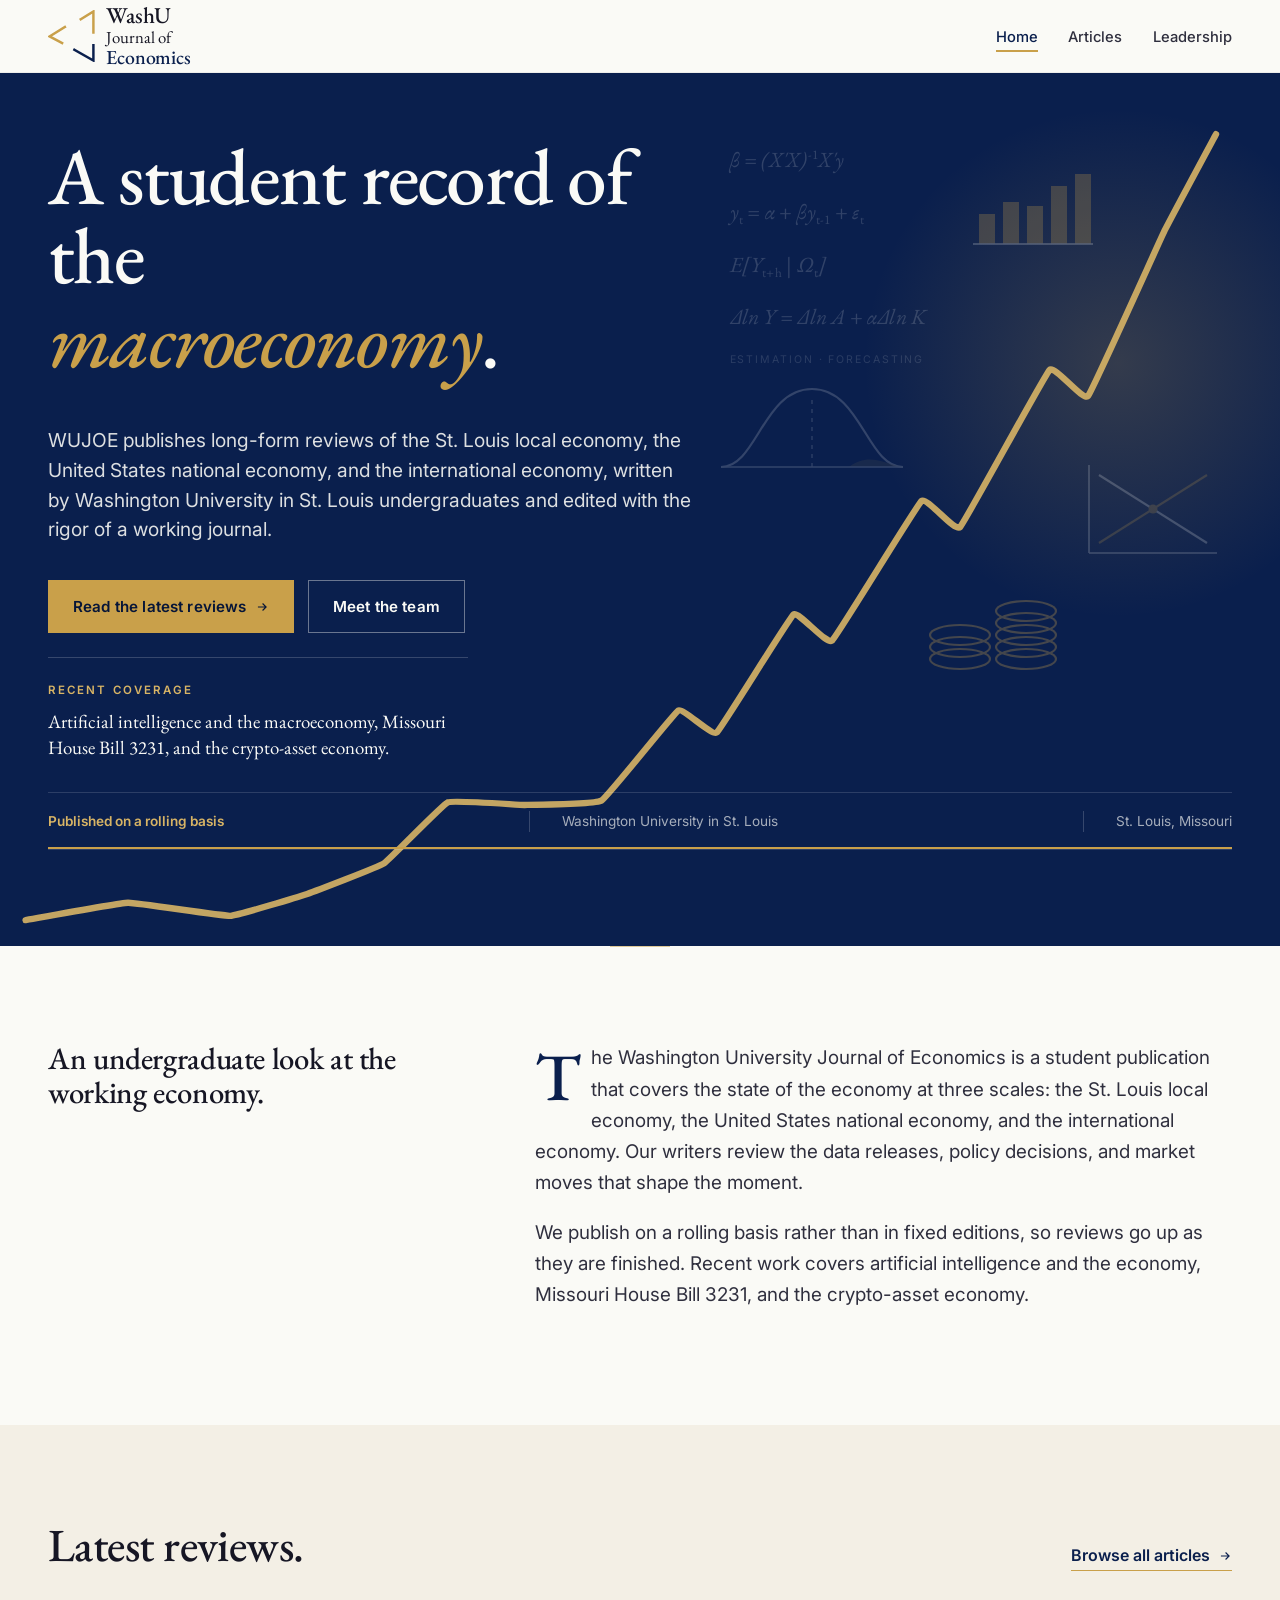
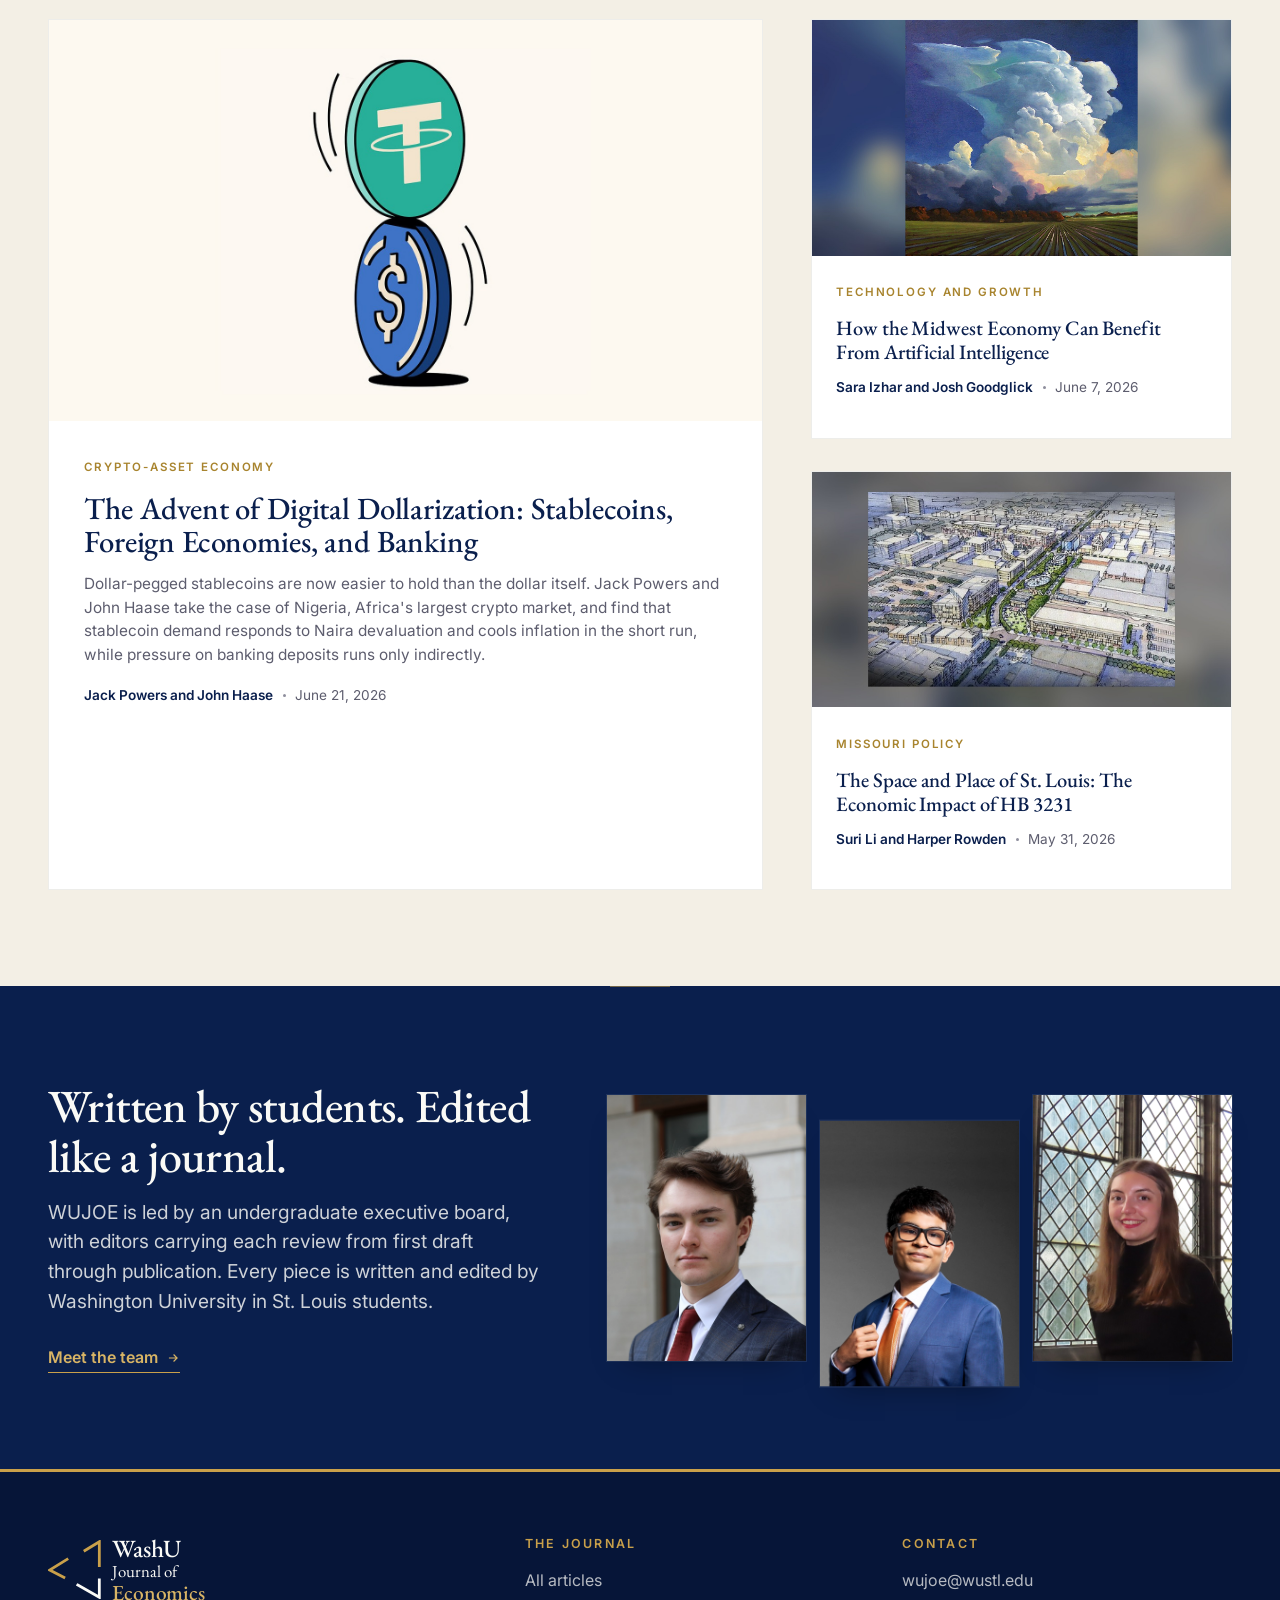
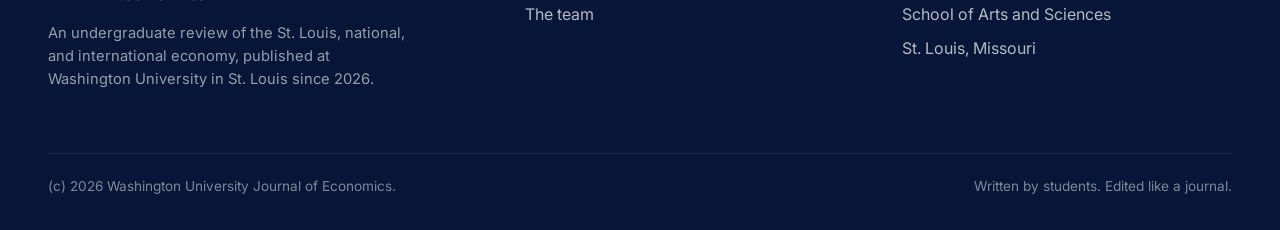
<file: index.html>
<!DOCTYPE html>
<html lang="en">
<head>
  <meta charset="UTF-8" />
  <meta name="viewport" content="width=device-width, initial-scale=1.0" />
  <title>WUJOE - Washington University Journal of Economics</title>
  <meta name="description" content="The Washington University Journal of Economics publishes student-led reviews of the St. Louis local economy, the United States national economy, and the international economy." />
  <!-- Link preview (LinkedIn, Slack, iMessage). After deploying, swap the two
       image paths below for the absolute URL, e.g. https://your-domain/assets/og-cover.png -->
  <meta property="og:type" content="website" />
  <meta property="og:site_name" content="WashU Journal of Economics" />
  <meta property="og:title" content="WUJOE - Washington University Journal of Economics" />
  <meta property="og:description" content="The Washington University Journal of Economics publishes student-led reviews of the St. Louis local economy, the United States national economy, and the international economy." />
  <meta property="og:image" content="assets/og-cover.png" />
  <meta property="og:image:width" content="1200" />
  <meta property="og:image:height" content="630" />
  <meta property="og:image:alt" content="WashU Journal of Economics" />
  <meta name="twitter:card" content="summary_large_image" />
  <meta name="twitter:title" content="WUJOE - Washington University Journal of Economics" />
  <meta name="twitter:description" content="The Washington University Journal of Economics publishes student-led reviews of the St. Louis local economy, the United States national economy, and the international economy." />
  <meta name="twitter:image" content="assets/og-cover.png" />
  <link rel="preconnect" href="https://fonts.googleapis.com" />
  <link rel="preconnect" href="https://fonts.gstatic.com" crossorigin />
  <link href="https://fonts.googleapis.com/css2?family=Caveat:wght@500;600&family=EB+Garamond:ital,wght@0,400;0,500;0,600;1,400;1,500&family=Inter:wght@400;500;600;700&display=swap" rel="stylesheet" />
  <link rel="stylesheet" href="styles.css?v=71347a96" />
  <link rel="icon" type="image/svg+xml" href="assets/logo.svg" />
  <script src="script.js?v=c184b61f" defer></script>
</head>
<body>

  <!-- Entrance animation flag. Inline and JS-only, so the hero is hidden from
       first paint when animating, and renders normally when JS is off. -->
  <script>document.documentElement.classList.add('intro');</script>

  <a class="skip-link" href="#main">Skip to content</a>

  <!-- Scroll progress bar -->
  <div class="scroll-progress" aria-hidden="true"><span></span></div>

  <!-- Navigation -->
  <header class="nav">
    <div class="container nav-inner">
      <a href="index.html" class="brand" aria-label="Washington University Journal of Economics - Home">
        <svg class="brand-marks" viewBox="0 0 571 635" fill="none" aria-hidden="true">
          <g fill="none" stroke-width="30" stroke-linecap="square" stroke-linejoin="miter">
            <path class="mk-gold" d="M205 208 L18 323 L171 403"/>
            <path class="mk-gold" d="M398 113 L553 18 L553 275"/>
            <path class="mk-navy" d="M321 485 L553 617 L553 430"/>
          </g>
        </svg>
        <span class="brand-text">
          <span class="b-washu">WashU</span>
          <span class="b-journal">Journal of</span>
          <span class="b-econ">Economics</span>
        </span>
      </a>
      <nav>
        <ul class="nav-links">
          <li><a href="index.html" class="active" aria-current="page">Home</a></li>
          <li><a href="articles.html">Articles</a></li>
          <li><a href="leadership.html">Leadership</a></li>
        </ul>
      </nav>
      <button class="nav-toggle" aria-label="Menu" aria-expanded="false">
        <svg width="24" height="24" viewBox="0 0 24 24" fill="none" stroke="currentColor" stroke-width="1.8" stroke-linecap="round"><path d="M4 7h16M4 12h16M4 17h16"/></svg>
      </button>
    </div>
  </header>

  <!-- Hero -->
  <section class="hero section-navy" id="main">
    <div class="hero-motifs" aria-hidden="true">
      <span class="hm hm-eq" style="left:57%; top:8%;">&beta; = (X&prime;X)<sup>-1</sup>X&prime;y</span>
      <span class="hm hm-eq" style="left:57%; top:14%;">y<sub>t</sub> = &alpha; + &beta;y<sub>t-1</sub> + &epsilon;<sub>t</sub></span>
      <span class="hm hm-eq" style="left:57%; top:20%;">E[Y<sub>t+h</sub> | &Omega;<sub>t</sub>]</span>
      <span class="hm hm-eq" style="left:57%; top:26%;">&Delta;ln Y = &Delta;ln A + &alpha;&Delta;ln K</span>
      <span class="hm hm-note" style="left:57%; top:32%;">Estimation &middot; Forecasting</span>

      <svg class="hm hm-dist" style="left:56%; top:35%;" viewBox="0 0 190 96" focusable="false">
        <path d="M 4,88 C 40,88 46,10 95,10 C 144,10 150,88 186,88" fill="none" stroke="#fafaf6" stroke-width="2.2"/>
        <path d="M 132,88 C 152,72 170,86 186,88 L 186,88 Z" fill="#c9a04a" opacity="0.45"/>
        <line x1="4" y1="88" x2="186" y2="88" stroke="#fafaf6" stroke-width="1.4"/>
        <line x1="95" y1="88" x2="95" y2="16" stroke="#fafaf6" stroke-width="1.2" stroke-dasharray="4 5"/>
      </svg>

      <svg class="hm hm-bars" style="left:76%; top:10%;" viewBox="0 0 120 90" focusable="false">
        <g fill="#c9a04a">
          <rect x="6"  y="54" width="16" height="30"/>
          <rect x="30" y="42" width="16" height="42"/>
          <rect x="54" y="46" width="16" height="38"/>
          <rect x="78" y="26" width="16" height="58"/>
          <rect x="102" y="14" width="16" height="70"/>
        </g>
        <line x1="0" y1="84" x2="120" y2="84" stroke="#fafaf6" stroke-width="1.6"/>
      </svg>

      <svg class="hm hm-sd" style="left:84%; top:44%;" viewBox="0 0 150 110" focusable="false">
        <line x1="14" y1="8" x2="14" y2="96" stroke="#fafaf6" stroke-width="1.6"/>
        <line x1="14" y1="96" x2="142" y2="96" stroke="#fafaf6" stroke-width="1.6"/>
        <line x1="24" y1="18" x2="132" y2="86" stroke="#fafaf6" stroke-width="2.2"/>
        <line x1="24" y1="86" x2="132" y2="18" stroke="#c9a04a" stroke-width="2.2"/>
        <circle cx="78" cy="52" r="4.5" fill="#c9a04a"/>
      </svg>

      <svg class="hm hm-coins" style="left:72%; top:60%;" viewBox="0 0 150 78" focusable="false">
        <g fill="none" stroke="#c9a04a" stroke-width="2.2">
          <ellipse cx="38" cy="62" rx="30" ry="10"/>
          <ellipse cx="38" cy="50" rx="30" ry="10"/>
          <ellipse cx="38" cy="38" rx="30" ry="10"/>
          <ellipse cx="104" cy="62" rx="30" ry="10"/>
          <ellipse cx="104" cy="50" rx="30" ry="10"/>
          <ellipse cx="104" cy="38" rx="30" ry="10"/>
          <ellipse cx="104" cy="26" rx="30" ry="10"/>
          <ellipse cx="104" cy="14" rx="30" ry="10"/>
        </g>
      </svg>
    </div>

    <div class="hero-trend" aria-hidden="true">
      <svg viewBox="0 0 1200 825" preserveAspectRatio="none" focusable="false">
        <path class="ht-line" d="M 24.0 800.2 C 27.8 799.6 112.3 783.9 120.0 783.8 C 127.7 783.6 209.3 796.5 216.0 796.1 C 222.7 795.8 282.2 777.5 288.0 775.5 C 293.8 773.5 354.7 750.1 360.0 746.6 C 365.3 743.2 414.7 691.1 420.0 688.9 C 425.3 686.7 486.2 691.4 492.0 691.4 C 497.8 691.3 558.2 690.8 564.0 687.2 C 569.8 683.7 631.7 604.8 636.0 602.2 C 640.3 599.7 667.7 626.5 672.0 622.9 C 676.3 619.2 739.7 515.0 744.0 511.5 C 748.3 508.0 775.2 540.5 780.0 536.2 C 784.8 532.0 859.2 408.5 864.0 404.2 C 868.8 400.0 895.2 433.9 900.0 429.0 C 904.8 424.1 979.2 285.4 984.0 280.5 C 988.8 275.6 1015.7 310.5 1020.0 305.2 C 1024.3 300.0 1087.2 158.4 1092.0 148.5 C 1096.8 138.6 1138.1 61.4 1140.0 57.8" fill="none" stroke="#d8b465" stroke-width="6"
              stroke-linecap="round" stroke-linejoin="round"/>
      </svg>
    </div>

    <div class="container hero-inner">
      <div class="reveal">
        <h1 class="hero-title">
          A student record of the<br />
          <span class="gold-accent"><em>macroeconomy</em></span>.
        </h1>
        <p class="hero-lede">
          WUJOE publishes long-form reviews of the St. Louis local economy, the United States national economy, and the international economy, written by Washington University in St. Louis undergraduates and edited with the rigor of a working journal.
        </p>
        <div class="hero-actions">
          <a href="articles.html" class="btn btn-primary">
            Read the latest reviews
            <svg width="14" height="14" viewBox="0 0 24 24" fill="none" stroke="currentColor" stroke-width="2"><path d="M5 12h14M13 6l6 6-6 6"/></svg>
          </a>
          <a href="leadership.html" class="btn btn-ghost">Meet the team</a>
        </div>

        <div class="issue-mini">
          <span class="label">Recent coverage</span>
          <p>Artificial intelligence and the macroeconomy, Missouri House Bill 3231, and the crypto-asset economy.</p>
        </div>
      </div>

    </div>

    <div class="container">
      <div class="volume-strip">
        <div class="volume-strip-inner">
          <span class="vs-item"><strong>Published on a rolling basis</strong></span>
          <span class="vs-item">Washington University in St. Louis</span>
          <span class="vs-item">St. Louis, Missouri</span>
        </div>
      </div>
    </div>
  </section>

  <!-- About / Description -->
  <section class="section">
    <div class="container">
      <div class="about reveal">
        <div class="about-side">
          <h2>An undergraduate look at the working economy.</h2>
        </div>

        <div class="about-body">
          <p>
            The Washington University Journal of Economics is a student publication that covers the state of the economy at three scales: the St. Louis local economy, the United States national economy, and the international economy. Our writers review the data releases, policy decisions, and market moves that shape the moment.
          </p>
          <p>
            We publish on a rolling basis rather than in fixed editions, so reviews go up as they are finished. Recent work covers artificial intelligence and the economy, Missouri House Bill 3231, and the crypto-asset economy.
          </p>
        </div>
      </div>
    </div>
  </section>

  <!-- Featured articles -->
  <section class="section" style="background: var(--paper-warm);" id="featured">
    <div class="container">
      <div class="reveal" style="display: flex; justify-content: space-between; align-items: baseline; gap: 2rem; margin-bottom: var(--gap-6); flex-wrap: wrap;">
        <div>
          <h2 style="max-width: 22ch;">Latest reviews.</h2>
        </div>
        <a href="articles.html" class="btn-link">
          Browse all articles
          <svg width="14" height="14" viewBox="0 0 24 24" fill="none" stroke="currentColor" stroke-width="2"><path d="M5 12h14M13 6l6 6-6 6"/></svg>
        </a>
      </div>

      <div class="featured-grid reveal-stagger">
        <a href="articles/stablecoin-digital-dollarization.html" class="feature-card large">
          <div class="thumb">
            <img src="assets/topics/stablecoin.jpg?v=3f3365f6" alt="Illustration of a Tether stablecoin token balanced on a US dollar coin" loading="lazy" />
          </div>
          <div class="body">
            <span class="tag">Crypto-Asset Economy</span>
            <h3>The Advent of Digital Dollarization: Stablecoins, Foreign Economies, and Banking</h3>
            <p class="excerpt">
              Dollar-pegged stablecoins are now easier to hold than the dollar itself. Jack Powers and John Haase take the case of Nigeria, Africa's largest crypto market, and find that stablecoin demand responds to Naira devaluation and cools inflation in the short run, while pressure on banking deposits runs only indirectly.
            </p>
            <p class="byline">
              <span class="author">Jack Powers and John Haase</span>
              <span class="dot"></span>
              <span>June 21, 2026</span>
            </p>
          </div>
        </a>

        <div class="featured-side-stack">
          <a href="articles/ai-midwestern-markets.html" class="feature-card">
            <div class="thumb">
              <img src="assets/topics/ai-midwest.jpg?v=e0f34d12" alt="Painting of a towering cumulonimbus storm cloud rising over flat Midwestern farmland, with ploughed furrows leading to a distant treeline" loading="lazy" />
            </div>
            <div class="body">
              <span class="tag">Technology and Growth</span>
              <h3>How the Midwest Economy Can Benefit From Artificial Intelligence</h3>
              <p class="byline">
                <span class="author">Sara Izhar and Josh Goodglick</span>
                <span class="dot"></span>
                <span>June 7, 2026</span>
              </p>
            </div>
          </a>

          <!-- TEMPORARILY WITHDRAWN from the site at the authors' request, pending a more thorough revision. The article itself is untouched at articles/stl-school-funding.html. To restore, delete this comment wrapper (search: TEMPORARILY WITHDRAWN).
          <a href="articles/stl-school-funding.html" class="feature-card">
            <div class="thumb">
              <img src="assets/topics/school-funding.jpg?v=7b87e75f" alt="Illustration of a one-room schoolhouse used as a coin bank, with a coin dropping into a slot in its roof" loading="lazy" />
            </div>
            <div class="body">
              <span class="tag">St. Louis Economy</span>
              <h3>Fragmented Governance and School Funding Inequality in St. Louis</h3>
              <p class="byline">
                <span class="author">Oleks Zolochevskyi and Nikki Zheng</span>
                <span class="dot"></span>
                <span>May 17, 2026</span>
              </p>
            </div>
          </a>
          -->

          <a href="articles/hb3231-st-louis.html" class="feature-card">
            <div class="thumb">
              <img src="assets/topics/hb3231.jpg?v=39ce0d1d" alt="Aerial rendering of the Cortex Innovation Community in St. Louis, showing mixed-use blocks, green space and a central boulevard" loading="lazy" />
            </div>
            <div class="body">
              <span class="tag">Missouri Policy</span>
              <h3>The Space and Place of St. Louis: The Economic Impact of HB 3231</h3>
              <p class="byline">
                <span class="author">Suri Li and Harper Rowden</span>
                <span class="dot"></span>
                <span>May 31, 2026</span>
              </p>
            </div>
          </a>
        </div>
      </div>
    </div>
  </section>

  <!-- Leadership preview -->
  <section class="section section-navy">
    <div class="container">
      <div class="leadership-pre reveal">
        <div class="leadership-pre-text">
          <h2>Written by students. Edited like a journal.</h2>
          <p class="lede">
            WUJOE is led by an undergraduate executive board, with editors carrying each review from first draft through publication. Every piece is written and edited by Washington University in St. Louis students.
          </p>
          <a href="leadership.html" class="btn-link">
            Meet the team
            <svg width="14" height="14" viewBox="0 0 24 24" fill="none" stroke="currentColor" stroke-width="2"><path d="M5 12h14M13 6l6 6-6 6"/></svg>
          </a>
        </div>

        <div class="leadership-portrait-stack">
          <div class="p"><img src="assets/team/jack-powers.jpg?v=92bb2d66" alt="Jack Powers" loading="lazy" /></div>
          <div class="p"><img src="assets/team/rishii-parthasarathy.jpg?v=d34db9e6" alt="Rishii Parthasarathy" loading="lazy" /></div>
          <div class="p"><img src="assets/team/brooke-hathhorn.jpg?v=dff53eb7" alt="Brooke Hathhorn" loading="lazy" /></div>
        </div>
      </div>
    </div>
  </section>


  <!-- Footer -->
  <footer class="footer">
    <div class="container">
      <div class="footer-grid">
        <div class="footer-brand">
          <a href="index.html" class="brand">
            <svg class="brand-marks" viewBox="0 0 571 635" fill="none" aria-hidden="true">
              <g fill="none" stroke-width="30" stroke-linecap="square" stroke-linejoin="miter">
                <path class="mk-gold" d="M205 208 L18 323 L171 403"/>
                <path class="mk-gold" d="M398 113 L553 18 L553 275"/>
                <path class="mk-navy" d="M321 485 L553 617 L553 430"/>
              </g>
            </svg>
            <span class="brand-text">
              <span class="b-washu">WashU</span>
              <span class="b-journal">Journal of</span>
              <span class="b-econ">Economics</span>
            </span>
          </a>
          <p>An undergraduate review of the St. Louis, national, and international economy, published at Washington University in St. Louis since 2026.</p>
        </div>
        <div>
          <h4>The Journal</h4>
          <ul>
            <li><a href="articles.html">All articles</a></li>
            <li><a href="leadership.html">The team</a></li>
          </ul>
        </div>
        <div>
          <h4>Contact</h4>
          <ul>
            <li><a href="mailto:wujoe@wustl.edu">wujoe@wustl.edu</a></li>
            <li>School of Arts and Sciences</li>
            <li>St. Louis, Missouri</li>
          </ul>
        </div>
      </div>
      <div class="footer-bottom">
        <span>(c) 2026 Washington University Journal of Economics.</span>
        <span>Written by students. Edited like a journal.</span>
      </div>
    </div>
  </footer>

</body>
</html>
</file>
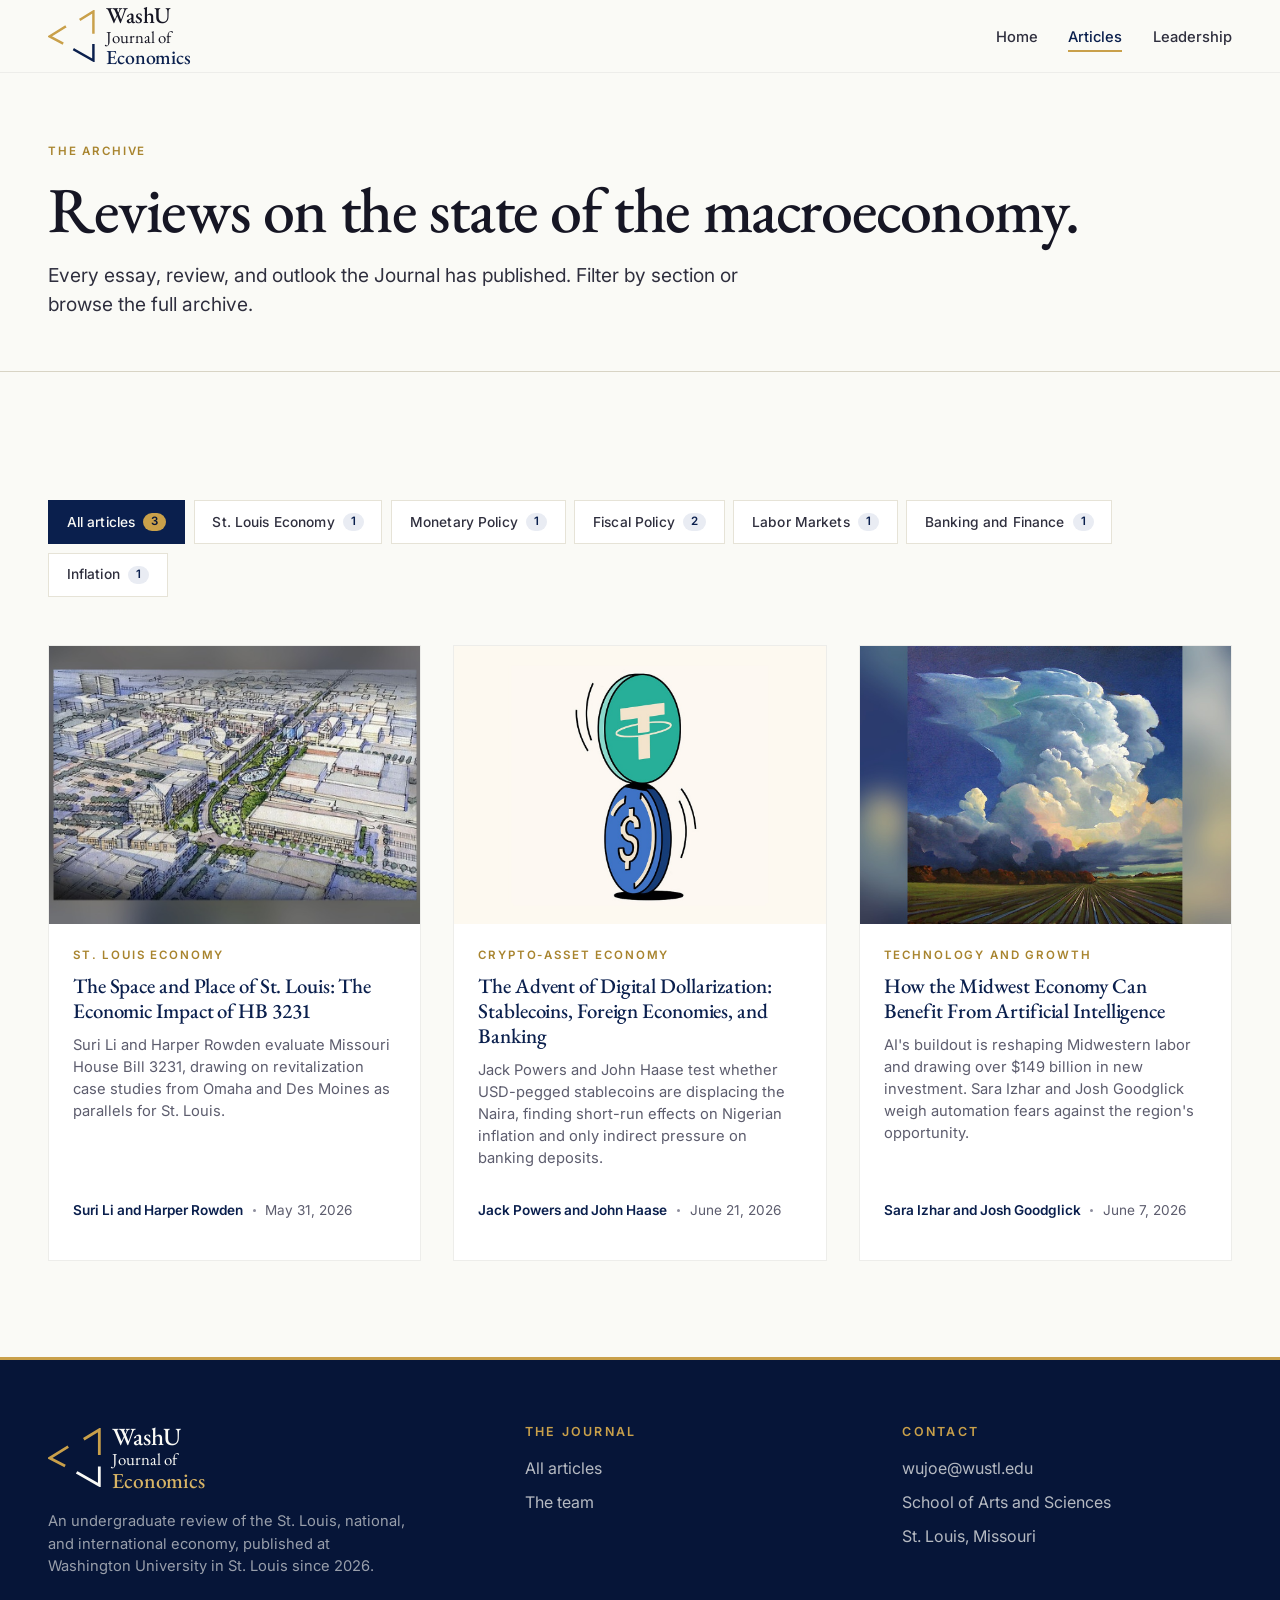
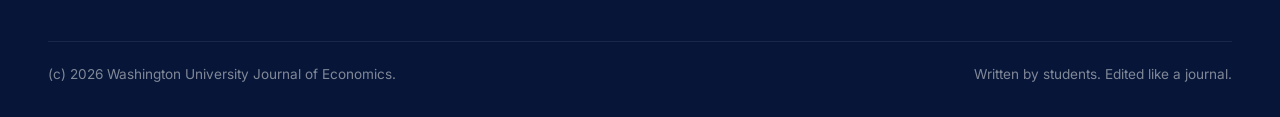
<file: articles.html>
<!DOCTYPE html>
<html lang="en">
<head>
  <meta charset="UTF-8" />
  <meta name="viewport" content="width=device-width, initial-scale=1.0" />
  <title>Articles - WUJOE</title>
  <meta name="description" content="Browse reviews and essays from the Washington University Journal of Economics, covering the St. Louis economy, fiscal and monetary policy, labor markets, and banking." />
  <!-- Link preview (LinkedIn, Slack, iMessage). After deploying, swap the two
       image paths below for the absolute URL, e.g. https://your-domain/assets/og-cover.png -->
  <meta property="og:type" content="website" />
  <meta property="og:site_name" content="WashU Journal of Economics" />
  <meta property="og:title" content="Articles - WUJOE" />
  <meta property="og:description" content="Browse reviews and essays from the Washington University Journal of Economics, covering the St. Louis economy, fiscal and monetary policy, labor markets, and banking." />
  <meta property="og:image" content="assets/og-cover.png" />
  <meta property="og:image:width" content="1200" />
  <meta property="og:image:height" content="630" />
  <meta property="og:image:alt" content="WashU Journal of Economics" />
  <meta name="twitter:card" content="summary_large_image" />
  <meta name="twitter:title" content="Articles - WUJOE" />
  <meta name="twitter:description" content="Browse reviews and essays from the Washington University Journal of Economics, covering the St. Louis economy, fiscal and monetary policy, labor markets, and banking." />
  <meta name="twitter:image" content="assets/og-cover.png" />
  <link rel="preconnect" href="https://fonts.googleapis.com" />
  <link rel="preconnect" href="https://fonts.gstatic.com" crossorigin />
  <link href="https://fonts.googleapis.com/css2?family=EB+Garamond:ital,wght@0,400;0,500;0,600;1,400;1,500&family=Inter:wght@400;500;600;700&display=swap" rel="stylesheet" />
  <link rel="stylesheet" href="styles.css?v=71347a96" />
  <link rel="icon" type="image/svg+xml" href="assets/logo.svg" />
  <script src="script.js?v=c184b61f" defer></script>
</head>
<body>

  <a class="skip-link" href="#main">Skip to content</a>

  <!-- Scroll progress bar -->
  <div class="scroll-progress" aria-hidden="true"><span></span></div>

  <!-- Navigation -->
  <header class="nav">
    <div class="container nav-inner">
      <a href="index.html" class="brand" aria-label="Washington University Journal of Economics - Home">
        <svg class="brand-marks" viewBox="0 0 571 635" fill="none" aria-hidden="true">
          <g fill="none" stroke-width="30" stroke-linecap="square" stroke-linejoin="miter">
            <path class="mk-gold" d="M205 208 L18 323 L171 403"/>
            <path class="mk-gold" d="M398 113 L553 18 L553 275"/>
            <path class="mk-navy" d="M321 485 L553 617 L553 430"/>
          </g>
        </svg>
        <span class="brand-text">
          <span class="b-washu">WashU</span>
          <span class="b-journal">Journal of</span>
          <span class="b-econ">Economics</span>
        </span>
      </a>
      <nav>
        <ul class="nav-links">
          <li><a href="index.html">Home</a></li>
          <li><a href="articles.html" class="active" aria-current="page">Articles</a></li>
          <li><a href="leadership.html">Leadership</a></li>
        </ul>
      </nav>
      <button class="nav-toggle" aria-label="Menu" aria-expanded="false">
        <svg width="24" height="24" viewBox="0 0 24 24" fill="none" stroke="currentColor" stroke-width="1.8" stroke-linecap="round"><path d="M4 7h16M4 12h16M4 17h16"/></svg>
      </button>
    </div>
  </header>

  <!-- Page header -->
  <section class="page-header" id="main">
    <div class="container">
      <span class="eyebrow">The Archive</span>
      <h1 style="margin-top: 0.85rem;">Reviews on the state of the macroeconomy.</h1>
      <p class="lede">
        Every essay, review, and outlook the Journal has published. Filter by section or browse the full archive.
      </p>
    </div>
  </section>

  <section class="section">
    <div class="container">
      <div class="filters reveal">
        <button class="filter-pill active" data-filter="all">All articles</button>
        <button class="filter-pill" data-filter="stlouis">St. Louis Economy</button>
        <button class="filter-pill" data-filter="monetary">Monetary Policy</button>
        <button class="filter-pill" data-filter="fiscal">Fiscal Policy</button>
        <button class="filter-pill" data-filter="labor">Labor Markets</button>
        <button class="filter-pill" data-filter="banking">Banking and Finance</button>
        <button class="filter-pill" data-filter="inflation">Inflation</button>
      </div>

      <div class="gallery reveal-stagger">

        <a href="articles/hb3231-st-louis.html" class="article-card" data-categories="stlouis,fiscal">
          <div class="thumb">
            <img src="assets/topics/hb3231.jpg?v=39ce0d1d" alt="Aerial rendering of the Cortex Innovation Community in St. Louis, showing mixed-use blocks, green space and a central boulevard" loading="lazy" />
          </div>
          <div class="body">
            <span class="tag">St. Louis Economy</span>
            <h3>The Space and Place of St. Louis: The Economic Impact of HB 3231</h3>
            <p class="excerpt">Suri Li and Harper Rowden evaluate Missouri House Bill 3231, drawing on revitalization case studies from Omaha and Des Moines as parallels for St. Louis.</p>
            <p class="byline">
              <span class="author">Suri Li and Harper Rowden</span>
              <span class="dot"></span>
              <span>May 31, 2026</span>
            </p>
          </div>
        </a>

        <!-- TEMPORARILY WITHDRAWN from the site at the authors' request, pending a more thorough revision. The article itself is untouched at articles/stl-school-funding.html. To restore, delete this comment wrapper (search: TEMPORARILY WITHDRAWN).
        <a href="articles/stl-school-funding.html" class="article-card" data-categories="stlouis,fiscal">
          <div class="thumb">
            <img src="assets/topics/school-funding.jpg?v=7b87e75f" alt="Illustration of a one-room schoolhouse used as a coin bank, with a coin dropping into a slot in its roof" loading="lazy" />
          </div>
          <div class="body">
            <span class="tag">St. Louis Economy</span>
            <h3>Fragmented Governance and School Funding Inequality in St. Louis</h3>
            <p class="excerpt">Governmental fragmentation, racial segregation, and unequal local, state, and federal funding leave St. Louis districts deeply unequal—and a merger alone would not close the gap.</p>
            <p class="byline">
              <span class="author">Oleks Zolochevskyi and Nikki Zheng</span>
              <span class="dot"></span>
              <span>May 17, 2026</span>
            </p>
          </div>
        </a>
        -->

        <a href="articles/stablecoin-digital-dollarization.html" class="article-card" data-categories="monetary,banking,inflation">
          <div class="thumb">
            <img src="assets/topics/stablecoin.jpg?v=3f3365f6" alt="Illustration of a Tether stablecoin token balanced on a US dollar coin" loading="lazy" />
          </div>
          <div class="body">
            <span class="tag">Crypto-Asset Economy</span>
            <h3>The Advent of Digital Dollarization: Stablecoins, Foreign Economies, and Banking</h3>
            <p class="excerpt">Jack Powers and John Haase test whether USD-pegged stablecoins are displacing the Naira, finding short-run effects on Nigerian inflation and only indirect pressure on banking deposits.</p>
            <p class="byline">
              <span class="author">Jack Powers and John Haase</span>
              <span class="dot"></span>
              <span>June 21, 2026</span>
            </p>
          </div>
        </a>

        <a href="articles/ai-midwestern-markets.html" class="article-card" data-categories="labor,fiscal">
          <div class="thumb">
            <img src="assets/topics/ai-midwest.jpg?v=e0f34d12" alt="Painting of a towering cumulonimbus storm cloud rising over flat Midwestern farmland, with ploughed furrows leading to a distant treeline" loading="lazy" />
          </div>
          <div class="body">
            <span class="tag">Technology and Growth</span>
            <h3>How the Midwest Economy Can Benefit From Artificial Intelligence</h3>
            <p class="excerpt">AI's buildout is reshaping Midwestern labor and drawing over $149 billion in new investment. Sara Izhar and Josh Goodglick weigh automation fears against the region's opportunity.</p>
            <p class="byline">
              <span class="author">Sara Izhar and Josh Goodglick</span>
              <span class="dot"></span>
              <span>June 7, 2026</span>
            </p>
          </div>
        </a>










      </div>
    </div>
  </section>


  <!-- Footer -->
  <footer class="footer">
    <div class="container">
      <div class="footer-grid">
        <div class="footer-brand">
          <a href="index.html" class="brand">
            <svg class="brand-marks" viewBox="0 0 571 635" fill="none" aria-hidden="true">
              <g fill="none" stroke-width="30" stroke-linecap="square" stroke-linejoin="miter">
                <path class="mk-gold" d="M205 208 L18 323 L171 403"/>
                <path class="mk-gold" d="M398 113 L553 18 L553 275"/>
                <path class="mk-navy" d="M321 485 L553 617 L553 430"/>
              </g>
            </svg>
            <span class="brand-text">
              <span class="b-washu">WashU</span>
              <span class="b-journal">Journal of</span>
              <span class="b-econ">Economics</span>
            </span>
          </a>
          <p>An undergraduate review of the St. Louis, national, and international economy, published at Washington University in St. Louis since 2026.</p>
        </div>
        <div>
          <h4>The Journal</h4>
          <ul>
            <li><a href="articles.html">All articles</a></li>
            <li><a href="leadership.html">The team</a></li>
          </ul>
        </div>
        <div>
          <h4>Contact</h4>
          <ul>
            <li><a href="mailto:wujoe@wustl.edu">wujoe@wustl.edu</a></li>
            <li>School of Arts and Sciences</li>
            <li>St. Louis, Missouri</li>
          </ul>
        </div>
      </div>
      <div class="footer-bottom">
        <span>(c) 2026 Washington University Journal of Economics.</span>
        <span>Written by students. Edited like a journal.</span>
      </div>
    </div>
  </footer>

</body>
</html>
</file>
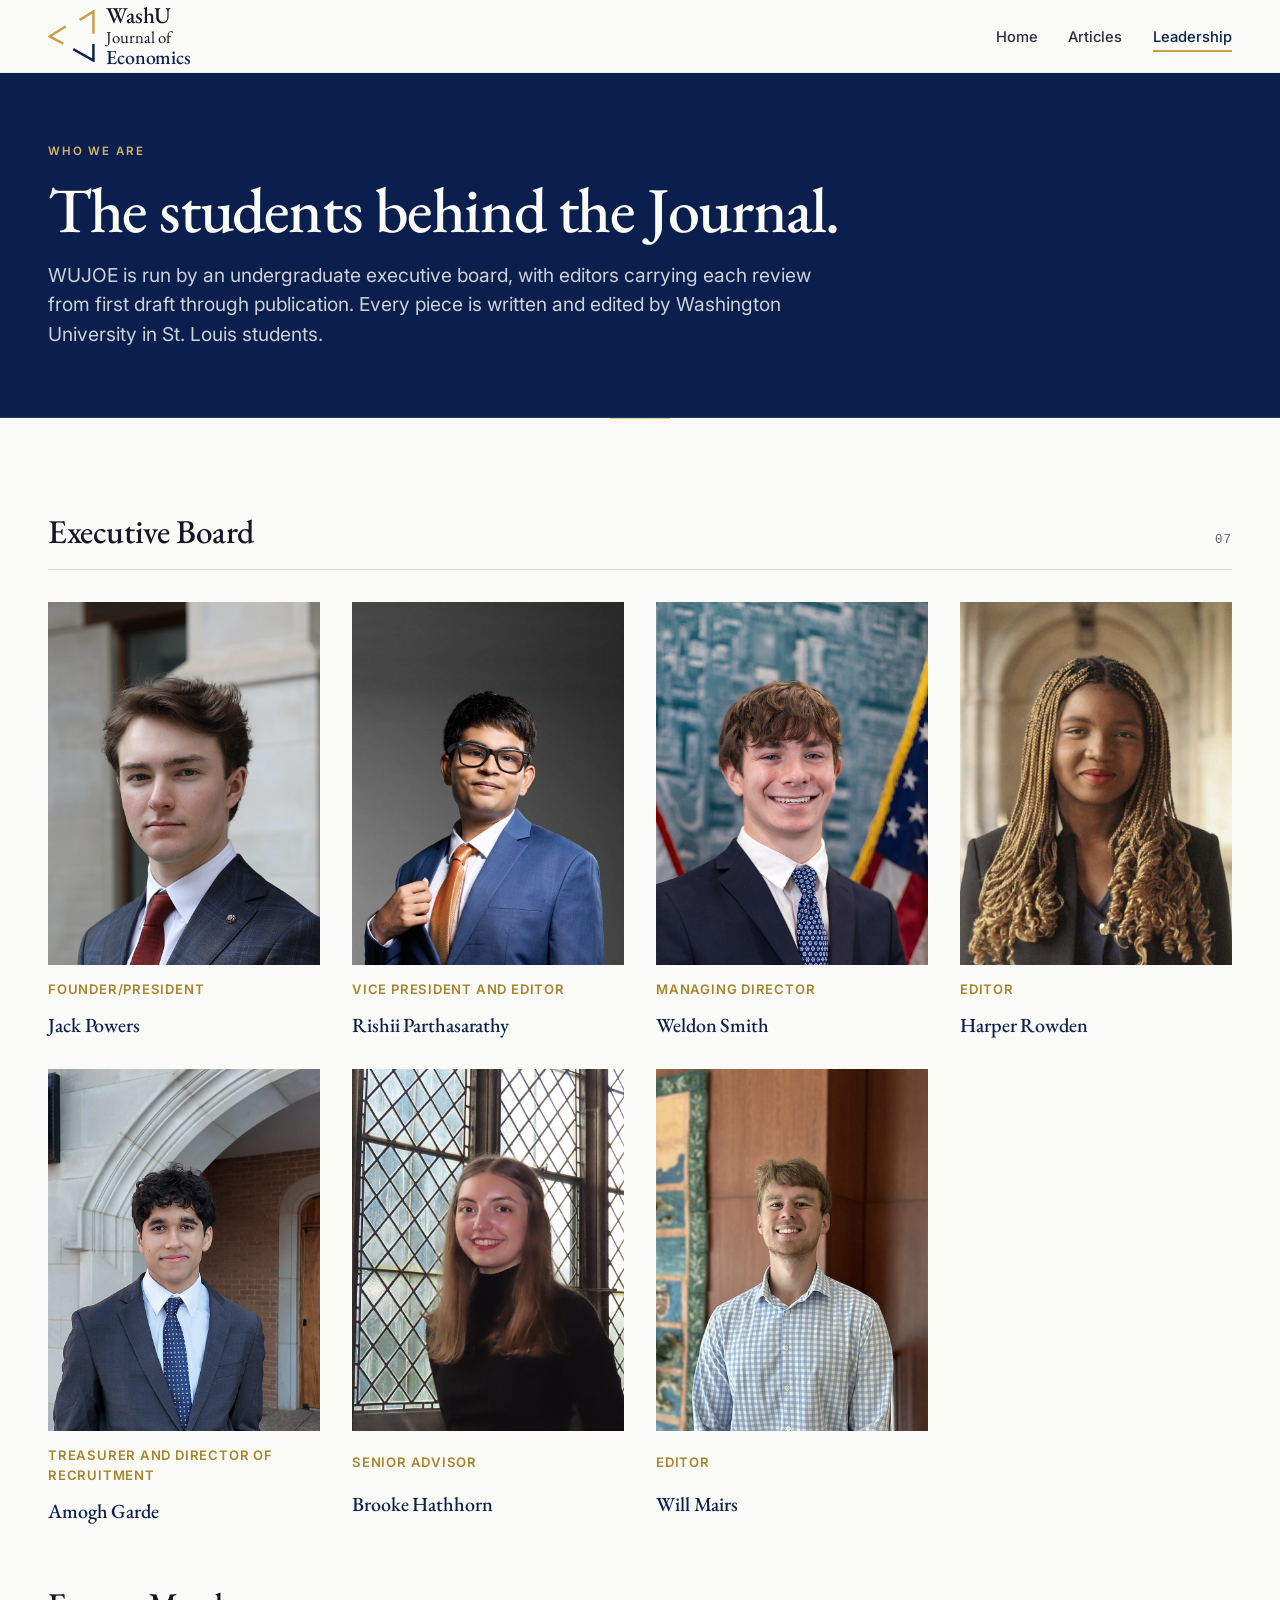
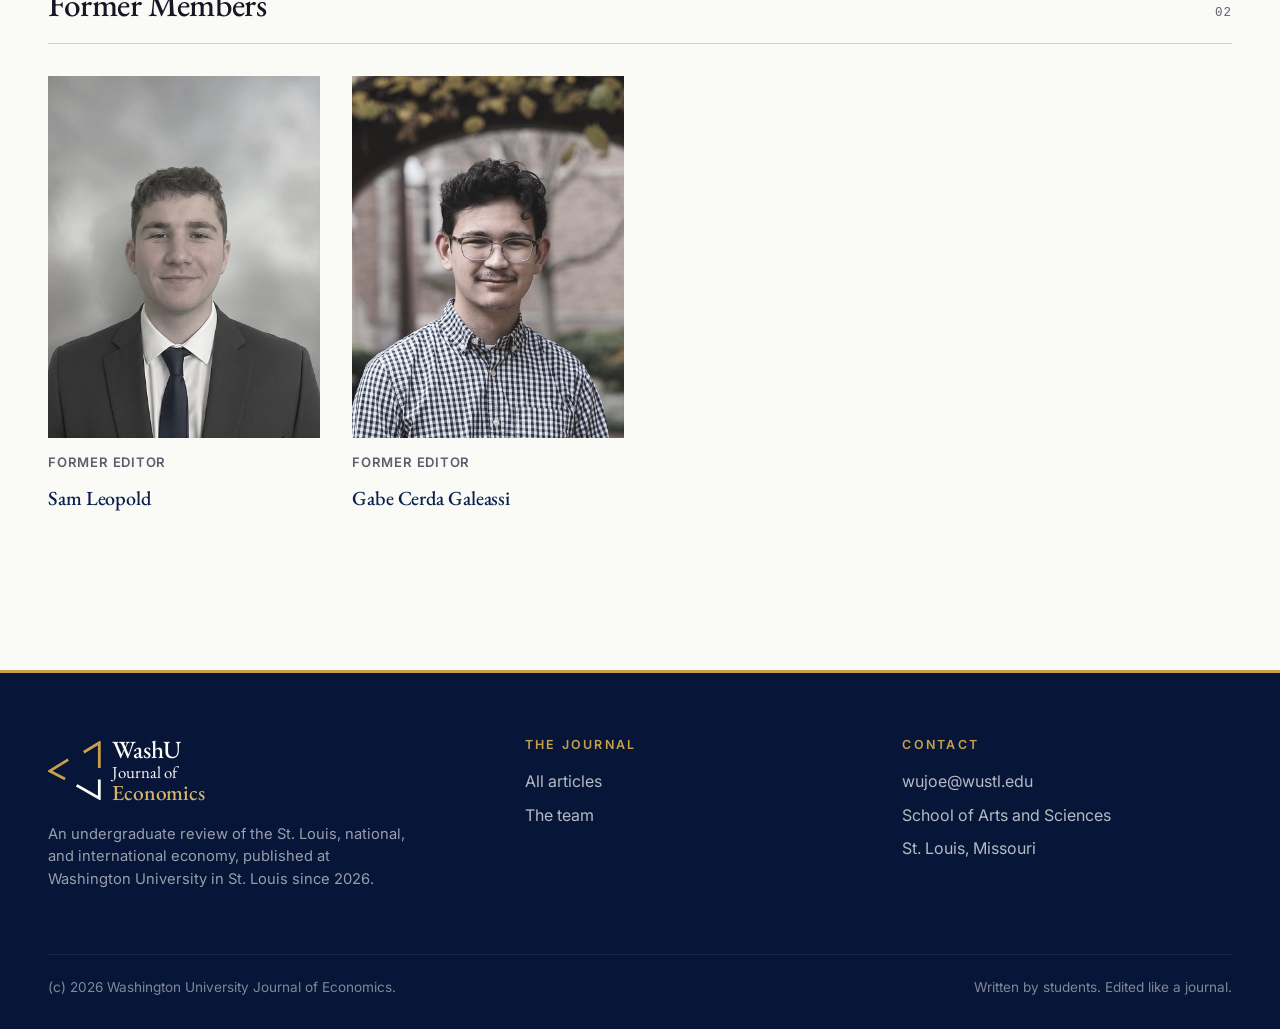
<file: leadership.html>
<!DOCTYPE html>
<html lang="en">
<head>
  <meta charset="UTF-8" />
  <meta name="viewport" content="width=device-width, initial-scale=1.0" />
  <title>Leadership - WUJOE</title>
  <meta name="description" content="The editorial board, section editors, and contributing writers of the Washington University Journal of Economics." />
  <!-- Link preview (LinkedIn, Slack, iMessage). After deploying, swap the two
       image paths below for the absolute URL, e.g. https://your-domain/assets/og-cover.png -->
  <meta property="og:type" content="website" />
  <meta property="og:site_name" content="WashU Journal of Economics" />
  <meta property="og:title" content="Leadership - WUJOE" />
  <meta property="og:description" content="The editorial board, section editors, and contributing writers of the Washington University Journal of Economics." />
  <meta property="og:image" content="assets/og-cover.png" />
  <meta property="og:image:width" content="1200" />
  <meta property="og:image:height" content="630" />
  <meta property="og:image:alt" content="WashU Journal of Economics" />
  <meta name="twitter:card" content="summary_large_image" />
  <meta name="twitter:title" content="Leadership - WUJOE" />
  <meta name="twitter:description" content="The editorial board, section editors, and contributing writers of the Washington University Journal of Economics." />
  <meta name="twitter:image" content="assets/og-cover.png" />
  <link rel="preconnect" href="https://fonts.googleapis.com" />
  <link rel="preconnect" href="https://fonts.gstatic.com" crossorigin />
  <link href="https://fonts.googleapis.com/css2?family=EB+Garamond:ital,wght@0,400;0,500;0,600;1,400;1,500&family=Inter:wght@400;500;600;700&display=swap" rel="stylesheet" />
  <link rel="stylesheet" href="styles.css?v=71347a96" />
  <link rel="icon" type="image/svg+xml" href="assets/logo.svg" />
  <script src="script.js?v=c184b61f" defer></script>
</head>
<body>

  <a class="skip-link" href="#main">Skip to content</a>

  <!-- Scroll progress bar -->
  <div class="scroll-progress" aria-hidden="true"><span></span></div>

  <!-- Navigation -->
  <header class="nav">
    <div class="container nav-inner">
      <a href="index.html" class="brand" aria-label="Washington University Journal of Economics - Home">
        <svg class="brand-marks" viewBox="0 0 571 635" fill="none" aria-hidden="true">
          <g fill="none" stroke-width="30" stroke-linecap="square" stroke-linejoin="miter">
            <path class="mk-gold" d="M205 208 L18 323 L171 403"/>
            <path class="mk-gold" d="M398 113 L553 18 L553 275"/>
            <path class="mk-navy" d="M321 485 L553 617 L553 430"/>
          </g>
        </svg>
        <span class="brand-text">
          <span class="b-washu">WashU</span>
          <span class="b-journal">Journal of</span>
          <span class="b-econ">Economics</span>
        </span>
      </a>
      <nav>
        <ul class="nav-links">
          <li><a href="index.html">Home</a></li>
          <li><a href="articles.html">Articles</a></li>
          <li><a href="leadership.html" class="active" aria-current="page">Leadership</a></li>
        </ul>
      </nav>
      <button class="nav-toggle" aria-label="Menu" aria-expanded="false">
        <svg width="24" height="24" viewBox="0 0 24 24" fill="none" stroke="currentColor" stroke-width="1.8" stroke-linecap="round"><path d="M4 7h16M4 12h16M4 17h16"/></svg>
      </button>
    </div>
  </header>

  <!-- Page header -->
  <section class="page-header section-navy" id="main">
    <div class="container">
      <span class="eyebrow">Who We Are</span>
      <h1 style="margin-top: 0.85rem;">The students behind the Journal.</h1>
      <p class="lede">
        WUJOE is run by an undergraduate executive board, with editors carrying each review from first draft through publication. Every piece is written and edited by Washington University in St. Louis students.
      </p>
    </div>
  </section>

  <section class="section">
    <div class="container">

      <!-- Executive Board -->
      <div class="tier reveal">
        <div class="tier-head">
          <h2>Executive Board</h2>
          <span class="count">07</span>
        </div>

        <div class="people-grid fixed-4 reveal-stagger">
          <div class="person">
            <div class="person-portrait">
              <img src="assets/team/jack-powers.jpg?v=92bb2d66" alt="Jack Powers" loading="lazy" />
            </div>
            <span class="role">Founder/President</span>
            <h3>Jack Powers</h3>
          </div>

          <div class="person">
            <div class="person-portrait">
              <img src="assets/team/rishii-parthasarathy.jpg?v=d34db9e6" alt="Rishii Parthasarathy" loading="lazy" />
            </div>
            <span class="role">Vice President and Editor</span>
            <h3>Rishii Parthasarathy</h3>
          </div>

          <div class="person">
            <div class="person-portrait">
              <img src="assets/team/weldon-smith.jpg?v=5ead1afb" alt="Weldon Smith" loading="lazy" />
            </div>
            <span class="role">Managing Director</span>
            <h3>Weldon Smith</h3>
          </div>

          <div class="person">
            <div class="person-portrait">
              <img src="assets/team/harper-rowden.jpg?v=112a60c9" alt="Harper Rowden" loading="lazy" />
            </div>
            <span class="role">Editor</span>
            <h3>Harper Rowden</h3>
          </div>

          <div class="person">
            <div class="person-portrait">
              <img src="assets/team/amogh-garde.jpg?v=1ef89c5b" alt="Amogh Garde" loading="lazy" />
            </div>
            <span class="role">Treasurer and Director of Recruitment</span>
            <h3>Amogh Garde</h3>
          </div>

          <div class="person">
            <div class="person-portrait">
              <img src="assets/team/brooke-hathhorn.jpg?v=dff53eb7" alt="Brooke Hathhorn" loading="lazy" />
            </div>
            <span class="role">Senior Advisor</span>
            <h3>Brooke Hathhorn</h3>
          </div>

          <div class="person">
            <div class="person-portrait">
              <img src="assets/team/will-mairs.jpg?v=5ad7e603" alt="Will Mairs" loading="lazy" />
            </div>
            <span class="role">Editor</span>
            <h3>Will Mairs</h3>
          </div>
        </div>
      </div>

      <!-- Former Members -->
      <div class="tier reveal tier-former">
        <div class="tier-head">
          <h2>Former Members</h2>
          <span class="count">02</span>
        </div>

        <div class="people-grid fixed-4 reveal-stagger">
          <div class="person">
            <div class="person-portrait">
              <img src="assets/team/sam-leopold.jpg?v=7d934b08" alt="Sam Leopold" loading="lazy" />
            </div>
            <span class="role">Former Editor</span>
            <h3>Sam Leopold</h3>
          </div>

          <div class="person">
            <div class="person-portrait">
              <img src="assets/team/gabe-cerda-galeassi.jpg?v=7878e486" alt="Gabe Cerda Galeassi" loading="lazy" />
            </div>
            <span class="role">Former Editor</span>
            <h3>Gabe Cerda Galeassi</h3>
          </div>
        </div>
      </div>

    </div>
  </section>

  <!-- Footer -->
  <footer class="footer">
    <div class="container">
      <div class="footer-grid">
        <div class="footer-brand">
          <a href="index.html" class="brand">
            <svg class="brand-marks" viewBox="0 0 571 635" fill="none" aria-hidden="true">
              <g fill="none" stroke-width="30" stroke-linecap="square" stroke-linejoin="miter">
                <path class="mk-gold" d="M205 208 L18 323 L171 403"/>
                <path class="mk-gold" d="M398 113 L553 18 L553 275"/>
                <path class="mk-navy" d="M321 485 L553 617 L553 430"/>
              </g>
            </svg>
            <span class="brand-text">
              <span class="b-washu">WashU</span>
              <span class="b-journal">Journal of</span>
              <span class="b-econ">Economics</span>
            </span>
          </a>
          <p>An undergraduate review of the St. Louis, national, and international economy, published at Washington University in St. Louis since 2026.</p>
        </div>
        <div>
          <h4>The Journal</h4>
          <ul>
            <li><a href="articles.html">All articles</a></li>
            <li><a href="leadership.html">The team</a></li>
          </ul>
        </div>
        <div>
          <h4>Contact</h4>
          <ul>
            <li><a href="mailto:wujoe@wustl.edu">wujoe@wustl.edu</a></li>
            <li>School of Arts and Sciences</li>
            <li>St. Louis, Missouri</li>
          </ul>
        </div>
      </div>
      <div class="footer-bottom">
        <span>(c) 2026 Washington University Journal of Economics.</span>
        <span>Written by students. Edited like a journal.</span>
      </div>
    </div>
  </footer>

</body>
</html>
</file>
<file: styles.css>
/* WUJOE - Washington University Journal of Economics
   Editorial / academic publication site.
   Tokens, typography, layout primitives, and component styles. */

/* ---------- Design Tokens ---------- */
:root {
  /* Brand palette: navy + gold + paper white (locked from logo) */
  --navy:        #0a1f4d;
  --navy-deep:   #061538;
  --navy-soft:   #1a2f5e;
  --navy-mist:   #e9ecf3;

  --gold:        #c9a04a;
  --gold-soft:   #d8b465;
  --gold-deep:   #a8842e;
  --gold-mist:   #f6efde;

  --paper:       #fafaf6;
  --paper-warm:  #f3efe5;
  --white:       #ffffff;

  --ink:         #161624;
  --ink-soft:    #2f2f3e;
  --mute:        #5d5d6e;
  --mute-soft:   #8e8e9d;

  --border:      #e6e3d7;
  --border-soft: #ededea;
  --hairline:    #d8d4c5;

  /* Type */
  --font-display: "EB Garamond", "Times New Roman", Georgia, serif;
  --font-body:    "Inter", -apple-system, BlinkMacSystemFont, "Segoe UI", system-ui, sans-serif;
  --font-mono:    "JetBrains Mono", ui-monospace, "SF Mono", Menlo, monospace;

  /* Rhythm */
  --gap-1: 0.5rem;
  --gap-2: 1rem;
  --gap-3: 1.5rem;
  --gap-4: 2rem;
  --gap-6: 3rem;
  --gap-8: 4rem;
  --gap-12: 6rem;
  --gap-16: 8rem;

  --max-w: 1320px;
  --max-w-narrow: 980px;
  --max-w-read: 720px;

  --ease-out: cubic-bezier(0.16, 1, 0.3, 1);
}

/* ---------- Reset / Base ---------- */
*, *::before, *::after { box-sizing: border-box; }
html { scroll-behavior: smooth; }
body {
  margin: 0;
  font-family: var(--font-body);
  font-size: 16px;
  line-height: 1.55;
  color: var(--ink);
  background: var(--paper);
  -webkit-font-smoothing: antialiased;
  -moz-osx-font-smoothing: grayscale;
  text-rendering: optimizeLegibility;
}
img, svg { display: block; max-width: 100%; height: auto; }
a { color: inherit; text-decoration: none; }
button { font: inherit; cursor: pointer; }

::selection { background: var(--navy); color: var(--paper); }

/* ---------- Typography ---------- */
.display, h1, h2, h3, h4 {
  font-family: var(--font-display);
  font-weight: 500;
  color: var(--ink);
  letter-spacing: -0.005em;
  line-height: 1.08;
  margin: 0;
}
h1 { font-size: clamp(2.6rem, 5.4vw, 4.8rem); letter-spacing: -0.018em; }
h2 { font-size: clamp(2rem, 3.6vw, 3.2rem); letter-spacing: -0.012em; }
h3 { font-size: clamp(1.4rem, 2vw, 1.85rem); line-height: 1.2; }
h4 { font-size: 1.2rem; line-height: 1.3; }

p { margin: 0 0 1em; }
.lede { font-size: 1.2rem; line-height: 1.55; color: var(--ink-soft); }

.eyebrow {
  font-family: var(--font-body);
  font-size: 0.72rem;
  font-weight: 600;
  letter-spacing: 0.16em;
  text-transform: uppercase;
  color: var(--gold-deep);
}

/* ---------- Layout ---------- */
.container {
  width: 100%;
  max-width: var(--max-w);
  margin: 0 auto;
  padding: 0 clamp(1.25rem, 4vw, 3rem);
}
.section { padding: var(--gap-12) 0; }
.section-tight { padding: var(--gap-8) 0; }

/* ---------- Navigation ---------- */
.nav {
  position: sticky;
  top: 0;
  z-index: 30;
  background: rgba(250, 250, 246, 0.92);
  backdrop-filter: saturate(140%) blur(10px);
  -webkit-backdrop-filter: saturate(140%) blur(10px);
  border-bottom: 1px solid var(--border-soft);
}
.nav-inner {
  display: flex;
  align-items: center;
  justify-content: space-between;
  height: 72px;
  gap: var(--gap-4);
}
.brand {
  display: inline-flex;
  align-items: center;
  gap: 0.7rem;
  color: var(--navy);
  text-decoration: none;
}
.brand-marks {
  width: 47px;
  height: 52px;
  flex: 0 0 47px;
  display: block;
}
.brand-marks .mk-gold { stroke: var(--gold); }
.brand-marks .mk-navy { stroke: var(--navy); }
.brand-text {
  display: flex;
  flex-direction: column;
  line-height: 1;
  font-family: var(--font-display);
  color: inherit;
}
.brand-text .b-washu {
  font-size: 1.42rem;
  font-weight: 500;
  color: var(--ink);
  letter-spacing: -0.008em;
  line-height: 1;
}
.brand-text .b-journal {
  font-size: 1.05rem;
  font-weight: 400;
  color: var(--ink);
  padding-top: 0.12rem;
  line-height: 1;
}
.brand-text .b-econ {
  font-size: 1.24rem;
  font-weight: 500;
  color: var(--navy);
  padding-top: 0.12rem;
  letter-spacing: -0.008em;
  line-height: 1;
}
/* On dark grounds the navy half of the mark and wordmark would vanish */
.footer .brand { color: var(--paper); }
.footer .brand-marks { width: 53px; height: 59px; flex-basis: 53px; }
.footer .brand-marks .mk-navy { stroke: var(--paper); }
.footer .brand-text .b-washu { font-size: 1.55rem; }
.footer .brand-text .b-journal,
.footer .brand-text .b-washu { color: var(--paper); }
.footer .brand-text .b-econ { font-size: 1.34rem; color: var(--gold-soft); }
/* Legacy compat: hide old brand-mark img if present */
.brand-mark { display: none; }
.brand-name {
  position: absolute;
  width: 1px; height: 1px;
  margin: -1px; padding: 0;
  overflow: hidden;
  clip: rect(0, 0, 0, 0);
  white-space: nowrap;
  border: 0;
}

.nav-links {
  display: flex;
  align-items: center;
  gap: clamp(1rem, 2.4vw, 2.4rem);
  list-style: none;
  padding: 0; margin: 0;
}
.nav-links a {
  font-size: 0.92rem;
  font-weight: 500;
  color: var(--ink-soft);
  position: relative;
  transition: color 0.2s var(--ease-out);
}
.nav-links a::after {
  content: "";
  position: absolute;
  left: 0; right: 0; bottom: -6px;
  height: 2px;
  background: var(--gold);
  transform: scaleX(0);
  transform-origin: left;
  transition: transform 0.32s var(--ease-out);
}
.nav-links a:hover { color: var(--navy); }
.nav-links a:hover::after { transform: scaleX(1); }
.nav-links a.active { color: var(--navy); }
.nav-links a.active::after { transform: scaleX(1); }

.nav-toggle { display: none; background: transparent; border: 0; padding: 0.5rem; color: var(--navy); }

/* ---------- Buttons ---------- */
.btn {
  display: inline-flex;
  align-items: center;
  justify-content: center;
  gap: 0.55rem;
  font-family: var(--font-body);
  font-size: 0.95rem;
  font-weight: 600;
  padding: 0.85rem 1.5rem;
  letter-spacing: 0.01em;
  border: 1px solid transparent;
  transition: all 0.22s var(--ease-out);
  white-space: nowrap;
}
.btn-primary {
  background: var(--navy);
  color: var(--paper);
  border-color: var(--navy);
}
.btn-primary:hover { background: var(--navy-deep); border-color: var(--navy-deep); transform: translateY(-1px); }
.btn-primary:active { transform: translateY(0); }

.btn-ghost {
  background: transparent;
  color: var(--navy);
  border-color: var(--navy);
}
.btn-ghost:hover { background: var(--navy); color: var(--paper); }

.btn-gold {
  background: var(--gold);
  color: var(--navy-deep);
  border-color: var(--gold);
}
.btn-gold:hover { background: var(--gold-soft); border-color: var(--gold-soft); transform: translateY(-1px); }

.btn-link {
  display: inline-flex;
  align-items: center;
  gap: 0.5rem;
  font-weight: 600;
  color: var(--navy);
  padding-bottom: 2px;
  border-bottom: 1px solid var(--gold);
  transition: gap 0.22s var(--ease-out), color 0.22s;
}
.btn-link:hover { gap: 0.85rem; color: var(--navy-deep); }
.btn-link svg { transition: transform 0.22s var(--ease-out); }
.btn-link:hover svg { transform: translateX(2px); }

/* ---------- Hero ---------- */
.hero { position: relative; padding: var(--gap-12) 0 var(--gap-8); overflow: hidden; }
.hero::before {
  content: "";
  position: absolute;
  top: 0; right: -10%;
  width: 580px; height: 580px;
  background: radial-gradient(circle at center, rgba(201, 160, 74, 0.16), transparent 62%);
  pointer-events: none;
  z-index: 0;
}
.hero-inner {
  position: relative;
  display: grid;
  grid-template-columns: minmax(0, 1.35fr) minmax(0, 1fr);
  gap: var(--gap-8);
  align-items: end;
  z-index: 1;
}
.hero-title {
  font-size: clamp(2.8rem, 6.2vw, 5.6rem);
  line-height: 1;
  letter-spacing: -0.022em;
}
.hero-title em {
  font-style: italic;
  color: var(--navy);
  line-height: 1.1;
  padding-bottom: 0.18em;
  display: inline-block;
}
.hero-title .gold-accent { color: var(--gold-deep); font-style: italic; }
.hero-title .gold-accent em { color: inherit; }
.hero-lede { max-width: 56ch; margin-top: 1.8rem; font-size: 1.2rem; color: var(--ink-soft); }
.hero-actions { display: flex; gap: 0.85rem; margin-top: 2.2rem; flex-wrap: wrap; }

.hero-meta {
  border-top: 1px solid var(--hairline);
  padding-top: 1.4rem;
  display: grid;
  gap: 1.3rem;
}
.hero-meta .item { display: grid; gap: 0.3rem; }
.hero-meta .label { font-size: 0.72rem; letter-spacing: 0.18em; text-transform: uppercase; color: var(--mute); font-weight: 600; }
.hero-meta .value { font-family: var(--font-display); font-size: 1.4rem; color: var(--navy); line-height: 1.15; }
.hero-meta .desc { font-size: 0.92rem; color: var(--mute); max-width: 32ch; }

/* ---------- Polaroid (hero right column) ---------- */
/* ---------- Hero economics motifs ----------
   Real notation and marks, set as HTML/standalone SVG rather than inside the
   stretched sweep-line SVG, so nothing distorts. Decorative only (aria-hidden)
   and behind the copy. Same safety rule as everywhere on this page: the base
   style is the finished state, hidden only inside the keyframes. */
.hero-motifs { position: absolute; inset: 0; z-index: 0; pointer-events: none; }
.hm { position: absolute; display: block; }
.hm-eq {
  font-family: var(--font-display);
  font-style: italic;
  font-size: 1.35rem;
  letter-spacing: 0.01em;
  color: var(--paper);
  opacity: 0.16;
  white-space: nowrap;
}
.hm-eq sub, .hm-eq sup { font-size: 0.62em; font-style: normal; }
.hm-note {
  font-family: var(--font-body);
  font-size: 0.66rem;
  letter-spacing: 0.18em;
  text-transform: uppercase;
  color: var(--paper);
  opacity: 0.13;
  white-space: nowrap;
}
.hm-dist  { width: 190px; opacity: 0.17; }
.hm-bars  { width: 120px; opacity: 0.26; }
.hm-sd    { width: 150px; opacity: 0.2; }
.hm-coins { width: 150px; opacity: 0.3; }

@media (max-width: 1180px) {
  .hm-coins, .hm-bars, .hm-sd { display: none; }
  /* the curve keeps a fixed px width, so it eats a bigger share of a
     narrow hero and drifts into the trend line -- shrink it instead */
  .hm-dist { width: 150px; }
}
@media (max-width: 960px)  { .hero-motifs { display: none; } }

/* ---------- Hero trend line ----------
   A single gold line sweeping the full navy hero, nothing behind it. It sits
   under the content (.hero-inner is z-index 1) and never intercepts clicks.
   Pure CSS on an inline SVG — no JavaScript anywhere. As everywhere else on
   this page, each element's BASE style is its finished state and the undrawn
   state lives only inside the keyframes with fill-mode: backwards, so if the
   animation never runs the line is simply already there. */
.hero-trend {
  position: absolute;
  inset: 0;
  z-index: 0;
  pointer-events: none;
}
.hero-trend svg { width: 100%; height: 100%; display: block; overflow: visible; }

/* finished states */
.ht-line  { stroke-dasharray: 1620; stroke-dashoffset: 0; opacity: 0.9; }

/* The viewBox is stretched to the hero, so below roughly tablet width the
   aspect distorts far enough to skew the arrowhead. Hide it there rather
   than show a bent one. */
@media (max-width: 960px) {
  .hero-trend { display: none; }
}

.issue-mini {
  max-width: 420px;
  width: 100%;
  margin-top: var(--gap-3);
  border-top: 1px solid var(--hairline);
  padding-top: 1.1rem;
}
.issue-mini .label {
  font-size: 0.72rem; letter-spacing: 0.18em; text-transform: uppercase;
  color: var(--mute); font-weight: 600;
}
.issue-mini p {
  font-family: var(--font-display);
  font-size: 1.18rem;
  line-height: 1.35;
  color: var(--navy);
  margin: 0.55rem 0 0;
}

/* ---------- Headline strip / volume bar ---------- */
.volume-strip {
  border-top: 1px solid var(--hairline);
  border-bottom: 1px solid var(--hairline);
  padding: 1.1rem 0;
  margin-top: var(--gap-4);
}
.volume-strip-inner {
  display: flex;
  align-items: center;
  justify-content: space-between;
  gap: 2rem;
  flex-wrap: wrap;
}
.volume-strip .vs-item {
  display: inline-flex;
  align-items: center;
  gap: 0.55rem;
  font-size: 0.85rem;
  color: var(--mute);
}
.volume-strip .vs-item strong {
  color: var(--navy);
  font-weight: 600;
}

/* ---------- About / Description section ---------- */
.about {
  display: grid;
  grid-template-columns: minmax(0, 0.85fr) minmax(0, 1.4fr);
  gap: var(--gap-8);
  align-items: start;
}
.about-side .eyebrow { display: block; margin-bottom: 1rem; }
.about-side h2 { font-size: clamp(1.8rem, 2.4vw, 2.4rem); }
.about-body p {
  font-size: 1.18rem;
  line-height: 1.65;
  color: var(--ink-soft);
  max-width: 62ch;
}
.about-body p:first-of-type::first-letter {
  font-family: var(--font-display);
  font-size: 4.2rem;
  float: left;
  line-height: 0.85;
  padding: 0.35rem 0.6rem 0 0;
  color: var(--navy);
  font-weight: 500;
}

/* ---------- Featured articles section ---------- */
.featured-grid {
  display: grid;
  grid-template-columns: minmax(0, 1.7fr) minmax(0, 1fr);
  gap: var(--gap-6);
}
.featured-side-stack {
  display: grid;
  gap: var(--gap-4);
}
.feature-card {
  display: block;
  background: var(--white);
  border: 1px solid var(--border-soft);
  transition: transform 0.32s var(--ease-out), box-shadow 0.32s var(--ease-out), border-color 0.32s;
  overflow: hidden;
}
.feature-card:hover {
  transform: translateY(-3px);
  box-shadow: 0 18px 40px -22px rgba(10, 31, 77, 0.35);
  border-color: var(--gold);
}
.feature-card .thumb {
  aspect-ratio: 16 / 9;
  overflow: hidden;
  background: var(--navy-mist);
}
.feature-card .thumb img { width: 100%; height: 100%; object-fit: cover; transition: transform 0.6s var(--ease-out); }
.feature-card:hover .thumb img { transform: scale(1.04); }
.feature-card .body { padding: 1.4rem 1.5rem 1.6rem; }
.feature-card.large .body { padding: 2rem 2.2rem 2.2rem; }
.feature-card .tag {
  display: inline-block;
  font-size: 0.72rem;
  letter-spacing: 0.16em;
  text-transform: uppercase;
  font-weight: 600;
  color: var(--gold-deep);
  margin-bottom: 0.9rem;
}
.feature-card h3 {
  font-size: clamp(1.25rem, 1.6vw, 1.55rem);
  color: var(--navy);
  margin-bottom: 0.8rem;
  line-height: 1.18;
}
.feature-card.large h3 { font-size: clamp(1.7rem, 2.4vw, 2.4rem); line-height: 1.1; }
.feature-card .excerpt {
  color: var(--mute);
  font-size: 0.96rem;
  line-height: 1.55;
  margin-bottom: 1.1rem;
}
.feature-card .byline {
  display: flex;
  align-items: center;
  gap: 0.6rem;
  font-size: 0.85rem;
  color: var(--mute);
}
.feature-card .byline .dot { width: 3px; height: 3px; background: var(--mute-soft); border-radius: 50%; }
.feature-card .byline .author { color: var(--navy); font-weight: 600; }

/* ---------- Leadership preview ---------- */
.leadership-pre {
  display: grid;
  grid-template-columns: minmax(0, 0.95fr) minmax(0, 1.2fr);
  gap: var(--gap-8);
  align-items: center;
}
.leadership-pre-text h2 { margin-bottom: 1rem; }
.leadership-pre-text .lede { margin-bottom: 1.8rem; max-width: 50ch; }
.leadership-portrait-stack {
  display: grid;
  grid-template-columns: repeat(3, 1fr);
  gap: 0.85rem;
}
.leadership-portrait-stack .p {
  aspect-ratio: 3 / 4;
  overflow: hidden;
  position: relative;
  background: var(--navy-mist);
}
.leadership-portrait-stack .p img { width: 100%; height: 100%; object-fit: cover; transition: transform 0.6s var(--ease-out); }
.leadership-portrait-stack .p:hover img { transform: scale(1.04); }
.leadership-portrait-stack .p:nth-child(2) { transform: translateY(1.6rem); }

/* ---------- Footer ---------- */
.footer {
  background: var(--navy-deep);
  color: rgba(250, 250, 246, 0.72);
  padding: var(--gap-8) 0 var(--gap-4);
}
.footer-grid {
  display: grid;
  grid-template-columns: minmax(0, 1.3fr) repeat(2, minmax(0, 1fr));
  gap: var(--gap-6);
  padding-bottom: var(--gap-6);
  border-bottom: 1px solid rgba(255, 255, 255, 0.08);
}
.footer h4 {
  font-family: var(--font-body);
  font-size: 0.78rem;
  letter-spacing: 0.18em;
  text-transform: uppercase;
  color: var(--gold);
  margin-bottom: 1rem;
  font-weight: 600;
}
.footer ul { list-style: none; padding: 0; margin: 0; }
.footer ul li { margin-bottom: 0.55rem; }
.footer ul a { transition: color 0.2s var(--ease-out); }
.footer ul a:hover { color: var(--gold-soft); }
.footer-brand { max-width: 36ch; }
.footer-brand p { color: rgba(250, 250, 246, 0.6); font-size: 0.92rem; line-height: 1.55; margin-top: 1rem; }
.footer .brand { color: var(--paper); }
.footer .brand .top { color: rgba(255, 255, 255, 0.55); }
.footer .brand .bot { color: var(--paper); }
.footer-bottom {
  margin-top: 1.4rem;
  display: flex;
  justify-content: space-between;
  align-items: center;
  font-size: 0.85rem;
  color: rgba(250, 250, 246, 0.5);
  flex-wrap: wrap;
  gap: 0.85rem;
}

/* ---------- Articles gallery page ---------- */
.page-header {
  padding: var(--gap-8) 0 var(--gap-4);
  border-bottom: 1px solid var(--hairline);
}
.page-header h1 {
  font-size: clamp(2.4rem, 5vw, 4.4rem);
  letter-spacing: -0.022em;
  margin-bottom: 1rem;
}
.page-header .lede { max-width: 60ch; }

.filters {
  display: flex;
  gap: 0.55rem;
  margin: var(--gap-4) 0 var(--gap-6);
  flex-wrap: wrap;
}
.filter-pill {
  font-family: var(--font-body);
  font-size: 0.86rem;
  font-weight: 500;
  padding: 0.5rem 1.05rem;
  border: 1px solid var(--border);
  background: var(--white);
  color: var(--ink-soft);
  letter-spacing: 0.01em;
  transition: all 0.22s var(--ease-out);
}
.filter-pill:hover { border-color: var(--navy); color: var(--navy); }
.filter-pill.active { background: var(--navy); color: var(--paper); border-color: var(--navy); }

.gallery {
  display: grid;
  grid-template-columns: repeat(auto-fit, minmax(280px, 1fr));
  gap: var(--gap-4);
}
.article-card {
  display: flex;
  flex-direction: column;
  background: var(--white);
  border: 1px solid var(--border-soft);
  overflow: hidden;
  transition: transform 0.32s var(--ease-out), box-shadow 0.32s var(--ease-out), border-color 0.32s;
}
.article-card:hover {
  transform: translateY(-3px);
  box-shadow: 0 18px 40px -24px rgba(10, 31, 77, 0.35);
  border-color: var(--gold);
}
.article-card .thumb {
  aspect-ratio: 4 / 3;
  overflow: hidden;
  background: var(--navy-mist);
}
.article-card .thumb img { width: 100%; height: 100%; object-fit: cover; transition: transform 0.6s var(--ease-out); }
.article-card:hover .thumb img { transform: scale(1.05); }
.article-card .body { padding: 1.4rem 1.5rem 1.6rem; display: flex; flex-direction: column; gap: 0.6rem; flex: 1; }
.article-card .tag {
  font-size: 0.72rem;
  letter-spacing: 0.16em;
  text-transform: uppercase;
  font-weight: 600;
  color: var(--gold-deep);
}
.article-card h3 { font-size: 1.3rem; color: var(--navy); line-height: 1.2; }
.article-card .excerpt { color: var(--mute); font-size: 0.92rem; line-height: 1.5; flex: 1; }
.article-card .byline {
  margin-top: 0.4rem;
  display: flex; align-items: center; gap: 0.6rem;
  font-size: 0.85rem; color: var(--mute);
}
.article-card .byline .author { color: var(--navy); font-weight: 600; }
.article-card .byline .dot { width: 3px; height: 3px; background: var(--mute-soft); border-radius: 50%; }

/* ---------- Leadership page ---------- */
.tier {
  margin-bottom: var(--gap-8);
}
.tier-head {
  display: flex;
  align-items: baseline;
  justify-content: space-between;
  gap: 2rem;
  padding-bottom: 1.2rem;
  margin-bottom: var(--gap-4);
  border-bottom: 1px solid var(--hairline);
  flex-wrap: wrap;
}
.tier-head h2 { font-size: clamp(1.7rem, 2.6vw, 2.4rem); }
.tier-head .count { font-family: var(--font-mono); font-size: 0.78rem; letter-spacing: 0.08em; color: var(--mute); }

.people-grid {
  display: grid;
  grid-template-columns: repeat(auto-fit, minmax(240px, 1fr));
  gap: var(--gap-4);
}
/* Former members: present, but visually stepped back from the active team */
.tier-former .person-portrait img { filter: grayscale(0.55); opacity: 0.9; }
.tier-former .person:hover .person-portrait img { filter: grayscale(0.15); opacity: 1; }
.tier-former .person .role { color: var(--mute); }

/* Pin to four tracks so portraits stay the same size whether a tier
   holds three people or four. Falls back to auto-fit when narrow. */
@media (min-width: 1000px) {
  .people-grid.fixed-4 { grid-template-columns: repeat(4, minmax(0, 1fr)); }
}
.person {
  display: grid;
  gap: 0.85rem;
}
.person-portrait {
  aspect-ratio: 3 / 4;
  overflow: hidden;
  background: var(--navy-mist);
  position: relative;
}
.person-portrait img { width: 100%; height: 100%; object-fit: cover; transition: transform 0.6s var(--ease-out); filter: grayscale(0.15); }
.person:hover .person-portrait img { transform: scale(1.04); filter: grayscale(0); }
.person h3 { font-size: 1.25rem; color: var(--navy); }
.person .role { font-size: 0.82rem; color: var(--gold-deep); letter-spacing: 0.06em; text-transform: uppercase; font-weight: 600; }
.person .bio { font-size: 0.92rem; color: var(--mute); line-height: 1.55; }

.tier.leadership-tier {
  display: grid;
  grid-template-columns: 1fr 1fr;
  gap: var(--gap-8);
}
.tier.leadership-tier .person {
  grid-template-columns: 240px 1fr;
  gap: 1.6rem;
  align-items: start;
}
.tier.leadership-tier .person-portrait { aspect-ratio: 3 / 4; }
.tier.leadership-tier .person .bio { font-size: 0.98rem; }

/* ---------- Article reading page ---------- */
.article-wrap {
  max-width: var(--max-w-read);
  margin: 0 auto;
  padding: var(--gap-8) 0;
}
.article-head {
  border-bottom: 1px solid var(--hairline);
  padding-bottom: var(--gap-4);
  margin-bottom: var(--gap-6);
}
.article-head .tag { font-size: 0.75rem; letter-spacing: 0.18em; text-transform: uppercase; color: var(--gold-deep); font-weight: 600; }
.article-head h1 { margin: 1rem 0 1.4rem; }
.article-head .meta { display: flex; gap: 1.2rem; font-size: 0.92rem; color: var(--mute); flex-wrap: wrap; }
.article-head .author { color: var(--navy); font-weight: 600; }
.article-hero-img { aspect-ratio: 16 / 9; margin: var(--gap-4) 0 var(--gap-6); overflow: hidden; }
.article-hero-img img { width: 100%; height: 100%; object-fit: cover; }
.article-body p { font-size: 1.12rem; line-height: 1.72; color: var(--ink-soft); margin-bottom: 1.4em; }
.article-body p:first-of-type::first-letter {
  font-family: var(--font-display);
  font-size: 4.4rem;
  float: left;
  line-height: 0.88;
  padding: 0.4rem 0.65rem 0 0;
  color: var(--navy);
}
.article-body h2 { font-size: 1.8rem; margin: 2.2rem 0 1rem; color: var(--navy); }
.article-body h3 { font-size: 1.35rem; margin: 1.8rem 0 0.8rem; color: var(--navy); }
.article-body blockquote {
  border-left: 3px solid var(--gold);
  padding: 0.4rem 0 0.4rem 1.4rem;
  margin: 1.6rem 0;
  font-family: var(--font-display);
  font-size: 1.45rem;
  font-style: italic;
  color: var(--navy);
  line-height: 1.35;
}
.article-footer {
  margin-top: var(--gap-6);
  padding-top: var(--gap-4);
  border-top: 1px solid var(--hairline);
  font-size: 0.92rem;
  color: var(--mute);
}

/* ---------- Homepage entrance ----------
   Everything animates with CSS animations that start on their own. Nothing
   waits for JS to toggle a class, so a script error or an unsupported feature
   can never leave the hero invisible — the earlier transition-based version
   did exactly that in Safari. JS only splits the heading into words and
   letters; the failsafe below reveals it even if that never happens.
   No filter/blur either: Safari drops text layers that combine blur with
   opacity, which is what made the heading vanish. */
@keyframes wujoeRise {
  from { opacity: 0; transform: translateY(18px); }
  to   { opacity: 1; transform: none; }
}
@keyframes wujoeRiseSoft {
  from { opacity: 0; transform: translateY(22px) scale(0.985); }
  to   { opacity: 1; transform: none; }
}
@keyframes wujoeDrop {
  from { opacity: 0; transform: translateY(-10px); }
  to   { opacity: 1; transform: none; }
}
@keyframes wujoeWord {
  from { opacity: 0; transform: translateY(0.42em); }
  to   { opacity: 1; transform: none; }
}
@keyframes wujoeWipe {
  from { transform: scaleX(0); }
  to   { transform: scaleX(1); }
}

.intro .nav          { animation: wujoeDrop 0.7s var(--ease-out) both; }
.intro .hero-lede    { animation: wujoeRise 0.9s var(--ease-out) 1s both; }

/* The line draws as the heading lands, so the two read as one movement, and
   the arrowhead only appears once the line reaches it. */
@keyframes htDraw  { from { stroke-dashoffset: 1620; } }
@keyframes htFade  { from { opacity: 0; } }

.intro .ht-line  { animation: htDraw 2.4s var(--ease-out) 0.45s backwards; }
.intro .hm-eq:nth-of-type(1) { animation: htFade 0.7s var(--ease-out) 1.5s backwards; }
.intro .hm-eq:nth-of-type(2) { animation: htFade 0.7s var(--ease-out) 1.7s backwards; }
.intro .hm-eq:nth-of-type(3) { animation: htFade 0.7s var(--ease-out) 1.9s backwards; }
.intro .hm-note              { animation: htFade 0.7s var(--ease-out) 2.1s backwards; }
.intro .hm-dist              { animation: htFade 0.8s var(--ease-out) 2.3s backwards; }
.intro .hm-eq:nth-of-type(4) { animation: htFade 0.7s var(--ease-out) 2.1s backwards; }
.intro .hm-bars              { animation: htFade 0.8s var(--ease-out) 2.5s backwards; }
.intro .hm-sd                { animation: htFade 0.8s var(--ease-out) 2.7s backwards; }
.intro .hm-coins             { animation: htFade 0.8s var(--ease-out) 2.9s backwards; }
.intro .hero-actions { animation: wujoeRise 0.9s var(--ease-out) 1.12s both; }
.intro .issue-mini   { animation: wujoeRise 0.9s var(--ease-out) 1.24s both; }
.intro .volume-strip { animation: wujoeRise 0.9s var(--ease-out) 1.24s both; position: relative; }
.intro .volume-strip::after {
  content: "";
  position: absolute;
  left: 0; bottom: 0;
  height: 2px; width: 100%;
  background: var(--gold);
  transform-origin: left;
  animation: wujoeWipe 1.1s var(--ease-out) 1.5s both;
}

/* The heading is NEVER hidden by CSS. Only the split words hide themselves,
   and only as the opening frame of an animation that always runs to
   completion. So if JS never splits the heading — script blocked, cached
   mismatch, anything — the plain heading simply shows. Earlier versions hid
   it and waited for a class or a 0s visibility animation to bring it back;
   Safari doesn't reliably animate visibility, so the text stayed blank. */
.intro .hero-title .w,
.intro .hero-title .l { display: inline-block; }
.intro .hero-title .w > span,
.intro .hero-title .l > span {
  display: inline-block;
  animation: wujoeWord 0.85s var(--ease-out) both;
}

@media (prefers-reduced-motion: reduce) {
  .intro .nav,
  .intro .hero-lede,
  .intro .hero-actions,
  .intro .issue-mini,
  .intro .volume-strip,
  .intro .volume-strip::after,
  .intro .hero-title .w > span,
  .intro .hero-title .l > span,
  .intro .ht-line,
  .intro .hm-eq,
  .intro .hm-note,
  .intro .hm-dist,
  .intro .hm-bars,
  .intro .hm-sd,
  .intro .hm-coins {
    animation: none !important;
    visibility: visible !important;
    opacity: 1 !important;
    transform: none !important;
  }
}

/* ---------- Scroll reveal ---------- */
/* The base state is the finished, readable one. The hidden start is applied
   only under .reveal-on, which JS adds to <html> once the observer is wired
   up -- so a script error, a disabled script, or an observer that never fires
   leaves the article fully readable instead of blank. */
.reveal { opacity: 1; transform: none; }
.reveal-on .reveal {
  opacity: 0;
  transform: translateY(18px);
  transition: opacity 0.7s var(--ease-out), transform 0.7s var(--ease-out);
}
.reveal-on .reveal.is-in {
  opacity: 1;
  transform: translateY(0);
}

/* ---------- Responsive ---------- */
@media (max-width: 960px) {
  .hero-inner,
  .about,
  .featured-grid,
  .leadership-pre,
  .featured-side-stack { grid-template-columns: 1fr; }
  .leadership-portrait-stack .p:nth-child(2) { transform: none; }
  .tier.leadership-tier { grid-template-columns: 1fr; gap: var(--gap-6); }
  .tier.leadership-tier .person { grid-template-columns: 200px 1fr; }
  .footer-grid { grid-template-columns: 1fr 1fr; }
}

@media (max-width: 720px) {
  .nav-links { display: none; position: absolute; top: 72px; left: 0; right: 0; background: var(--paper); border-bottom: 1px solid var(--border-soft); flex-direction: column; align-items: stretch; padding: 1rem 1.5rem; gap: 0; }
  .nav-links.open { display: flex; }
  .nav-links li { border-bottom: 1px solid var(--border-soft); }
  .nav-links li:last-child { border-bottom: 0; }
  .nav-links a { padding: 0.95rem 0; display: block; }
  .nav-links a::after { display: none; }
  .nav-toggle { display: inline-flex; }
  .tier.leadership-tier .person { grid-template-columns: 1fr; }
  .tier.leadership-tier .person-portrait { max-width: 240px; }
  .footer-grid { grid-template-columns: 1fr; gap: var(--gap-4); }
}

@media (prefers-reduced-motion: reduce) {
  *, *::before, *::after {
    animation-duration: 0.01ms !important;
    transition-duration: 0.01ms !important;
  }
  .reveal,
  .reveal-stagger > * { opacity: 1; transform: none; }
}

/* =====================================================
   v2 redesign: scroll polish, navy sections, stagger
   ===================================================== */

/* Scroll progress bar (CSS scroll-driven animation; degrades to invisible) */
.scroll-progress {
  position: fixed;
  top: 0; left: 0; right: 0;
  height: 3px;
  background: transparent;
  z-index: 100;
  pointer-events: none;
}
.scroll-progress span {
  display: block;
  height: 100%;
  background: var(--gold);
  transform: scaleX(0);
  transform-origin: left;
  box-shadow: 0 0 6px rgba(201, 160, 74, 0.35);
}
@supports (animation-timeline: scroll()) {
  .scroll-progress span {
    animation: progress-fill linear;
    animation-timeline: scroll(root);
  }
}
@keyframes progress-fill {
  to { transform: scaleX(1); }
}

/* Nav scroll-state: subtle firming up after the hero */
.nav { transition: background 0.4s var(--ease-out), border-color 0.4s var(--ease-out), box-shadow 0.4s var(--ease-out); }
.nav.is-scrolled {
  background: rgba(250, 250, 246, 0.98);
  border-bottom-color: var(--border);
  box-shadow: 0 1px 0 rgba(10, 31, 77, 0.04), 0 8px 24px -18px rgba(10, 31, 77, 0.2);
}

/* Stagger-reveal: a single observer flip animates children with cascade */
.reveal-stagger > * { opacity: 1; transform: none; }
.reveal-on .reveal-stagger > * {
  opacity: 0;
  transform: translateY(22px);
  transition: opacity 0.75s var(--ease-out), transform 0.75s var(--ease-out);
}
.reveal-on .reveal-stagger.is-in > * { opacity: 1; transform: translateY(0); }
.reveal-on .reveal-stagger.is-in > *:nth-child(1) { transition-delay: 0ms; }
.reveal-on .reveal-stagger.is-in > *:nth-child(2) { transition-delay: 90ms; }
.reveal-on .reveal-stagger.is-in > *:nth-child(3) { transition-delay: 180ms; }
.reveal-on .reveal-stagger.is-in > *:nth-child(4) { transition-delay: 270ms; }
.reveal-on .reveal-stagger.is-in > *:nth-child(5) { transition-delay: 360ms; }
.reveal-on .reveal-stagger.is-in > *:nth-child(6) { transition-delay: 450ms; }

/* Navy section variant: color invert for sections with .section-navy */
.section-navy {
  background: var(--navy);
  color: var(--paper);
  position: relative;
  overflow: hidden;
}
.section-navy h1,
.section-navy h2,
.section-navy h3,
.section-navy h4 { color: var(--paper); }
.section-navy .eyebrow { color: var(--gold-soft); }
.section-navy .lede { color: rgba(250, 250, 246, 0.82); }
.section-navy p { color: rgba(250, 250, 246, 0.82); }

.section-navy .btn-primary {
  background: var(--gold);
  color: var(--navy-deep);
  border-color: var(--gold);
}
.section-navy .btn-primary:hover {
  background: var(--gold-soft);
  border-color: var(--gold-soft);
  transform: translateY(-1px);
}
.section-navy .btn-ghost {
  background: transparent;
  color: var(--paper);
  border-color: rgba(250, 250, 246, 0.4);
}
.section-navy .btn-ghost:hover {
  background: var(--paper);
  color: var(--navy-deep);
  border-color: var(--paper);
}
.section-navy .btn-link {
  color: var(--gold-soft);
  border-bottom-color: var(--gold);
}
.section-navy .btn-link:hover { color: var(--gold); }

/* Hero on navy */
/* Extra bottom room: the sweep line needs a clear band under the volume
   strip rather than grazing it. This rule outranks the base .hero one. */
.hero.section-navy { padding: var(--gap-8) 0 var(--gap-12); }
.hero.section-navy::before {
  background: radial-gradient(circle at center, rgba(201, 160, 74, 0.22), transparent 62%);
}
.hero.section-navy .hero-title { color: var(--paper); }
.hero.section-navy .hero-title em.gold-accent,
.hero.section-navy .hero-title .gold-accent { color: var(--gold); }
.hero.section-navy .hero-lede { color: rgba(250, 250, 246, 0.88); max-width: 56ch; }

.hero.section-navy .volume-strip {
  border-top: 1px solid rgba(255, 255, 255, 0.14);
  border-bottom: 1px solid rgba(255, 255, 255, 0.14);
}
.hero.section-navy .volume-strip .vs-item { color: rgba(250, 250, 246, 0.65); }
.hero.section-navy .volume-strip .vs-item strong { color: var(--gold-soft); }

.hero.section-navy .issue-mini { border-top-color: rgba(255, 255, 255, 0.18); }
.hero.section-navy .issue-mini .label { color: var(--gold-soft); }
.hero.section-navy .issue-mini p { color: var(--paper); }

/* Leadership preview on navy */
.section-navy .leadership-portrait-stack .p {
  box-shadow: 0 0 0 1px rgba(255, 255, 255, 0.08), 0 16px 30px -18px rgba(0, 0, 0, 0.4);
  background: var(--navy-soft);
}
.section-navy .leadership-portrait-stack .p img { filter: contrast(1.02) saturate(0.95); }

/* Subtle gold seam between paper and navy sections */
.section-navy + .section,
.section + .section-navy { position: relative; }
.section-navy + .section::before,
.section + .section-navy::before {
  content: "";
  position: absolute;
  left: 50%; top: 0;
  transform: translateX(-50%);
  width: 60px;
  height: 1px;
  background: var(--gold);
  opacity: 0.55;
}

/* Page-header on navy: replace hairline borders so they read on dark bg */
.page-header.section-navy {
  border-bottom: 1px solid rgba(255, 255, 255, 0.12);
  padding-bottom: var(--gap-6);
}
.page-header.section-navy h1 { color: var(--paper); }
.page-header.section-navy .lede { color: rgba(250, 250, 246, 0.82); max-width: 64ch; }
.page-header.section-navy .eyebrow { color: var(--gold-soft); }

/* Person tiers on navy section work too */
.section-navy .tier-head { border-bottom-color: rgba(255, 255, 255, 0.14); }
.section-navy .tier-head .count { color: rgba(250, 250, 246, 0.62); }
.section-navy .person h3 { color: var(--paper); }
.section-navy .person .role { color: var(--gold-soft); }
.section-navy .person .bio { color: rgba(250, 250, 246, 0.78); }


/* =====================================================
   v3 polish: keyboard a11y, wayfinding, micro-UX
   Z-index scale: nav 30, back-to-top 60, progress 100,
   lightbox 200, skip-link 300.
   ===================================================== */

/* Visible keyboard focus (gold ring), never removed without replacement */
:focus-visible {
  outline: 2px solid var(--gold);
  outline-offset: 3px;
  border-radius: 1px;
}
.section-navy :focus-visible,
.footer :focus-visible { outline-color: var(--gold-soft); }

/* Skip-to-content link for keyboard and screen-reader users */
.skip-link {
  position: fixed;
  top: 0.75rem; left: 0.75rem;
  z-index: 300;
  background: var(--navy);
  color: var(--paper);
  font-weight: 600;
  font-size: 0.9rem;
  padding: 0.7rem 1.2rem;
  transform: translateY(-260%);
  transition: transform 0.25s var(--ease-out);
}
.skip-link:focus-visible { transform: translateY(0); outline-color: var(--gold); }

/* Anchored sections clear the sticky nav */
[id] { scroll-margin-top: 96px; }

/* Back-to-top: appears after the first screenful */
.back-to-top {
  position: fixed;
  right: clamp(1rem, 3vw, 2rem);
  bottom: clamp(1rem, 3vw, 2rem);
  z-index: 60;
  width: 48px; height: 48px;
  display: flex; align-items: center; justify-content: center;
  background: var(--navy);
  color: var(--paper);
  border: 1px solid var(--navy-soft);
  box-shadow: 0 10px 26px -12px rgba(10, 31, 77, 0.5);
  opacity: 0;
  transform: translateY(10px);
  pointer-events: none;
  transition: opacity 0.28s var(--ease-out), transform 0.28s var(--ease-out), background 0.2s;
}
.back-to-top.show { opacity: 1; transform: translateY(0); pointer-events: auto; }
.back-to-top:hover { background: var(--navy-deep); }
.back-to-top:hover svg { transform: translateY(-2px); }
.back-to-top svg { transition: transform 0.22s var(--ease-out); }

/* Card accent: gold hairline slides in on hover (feature + article cards) */
.feature-card, .article-card { position: relative; }
.feature-card::after, .article-card::after {
  content: "";
  position: absolute;
  top: 0; left: 0; right: 0;
  height: 3px;
  background: var(--gold);
  transform: scaleX(0);
  transform-origin: left;
  transition: transform 0.3s var(--ease-out);
}
.feature-card:hover::after, .article-card:hover::after,
.feature-card:focus-visible::after, .article-card:focus-visible::after { transform: scaleX(1); }

/* Volume strip: hairline separators between items */
.volume-strip-inner { row-gap: 0.6rem; }
.volume-strip .vs-item + .vs-item {
  border-left: 1px solid rgba(255, 255, 255, 0.18);
  padding-left: 2rem;
}
@media (max-width: 720px) {
  .volume-strip .vs-item + .vs-item { border-left: 0; padding-left: 0; }
}

/* Filter pills: counts + comfortable touch targets */
.filter-pill {
  display: inline-flex;
  align-items: center;
  gap: 0.5rem;
  min-height: 44px;
  padding: 0.55rem 1.1rem;
}
.filter-pill .count {
  font-size: 0.72rem;
  font-weight: 600;
  line-height: 1;
  padding: 0.22rem 0.5rem;
  background: var(--navy-mist);
  color: var(--navy);
  border-radius: 999px;
  transition: background 0.2s var(--ease-out), color 0.2s var(--ease-out);
}
.filter-pill.active .count { background: var(--gold); color: var(--navy-deep); }
.filter-pill:hover .count { background: var(--gold-mist); }
.filter-pill.active:hover .count { background: var(--gold); }

/* Gallery filtering: cards ease in when a filter is applied */
@keyframes card-in {
  from { opacity: 0; transform: translateY(10px); }
  to   { opacity: 1; transform: translateY(0); }
}
.gallery .article-card.filter-in { animation: card-in 0.35s var(--ease-out) backwards; }

/* Gallery empty state: a dead end with a way out */
.gallery-empty {
  grid-column: 1 / -1;
  text-align: center;
  padding: var(--gap-8) var(--gap-4);
  background: var(--white);
  border: 1px dashed var(--hairline);
}
.gallery-empty h3 { color: var(--navy); margin-bottom: 0.6rem; }
.gallery-empty p { color: var(--mute); max-width: 44ch; margin: 0 auto 1.4rem; }

/* Breadcrumbs (article pages) */
.crumbs {
  display: flex;
  align-items: center;
  gap: 0.55rem;
  font-size: 0.85rem;
  color: var(--mute);
  margin-bottom: 1.2rem;
  flex-wrap: wrap;
}
.crumbs a {
  color: var(--mute);
  border-bottom: 1px solid transparent;
  transition: color 0.2s var(--ease-out), border-color 0.2s var(--ease-out);
}
.crumbs a:hover { color: var(--navy); border-bottom-color: var(--gold); }
.crumbs svg { color: var(--gold-deep); flex: 0 0 auto; }
.crumbs .here { color: var(--navy); font-weight: 500; }

/* Lightbox caption */
.lightbox figure { margin: 0; display: grid; gap: 0.8rem; justify-items: center; }
.lightbox .lb-caption {
  max-width: 70ch;
  font-size: 0.9rem;
  line-height: 1.5;
  color: rgba(250, 250, 246, 0.85);
  text-align: center;
}

/* Mobile nav: animated open/close, 44px touch targets */
.nav-toggle {
  min-width: 44px;
  min-height: 44px;
  align-items: center;
  justify-content: center;
}
.nav-toggle svg { transition: transform 0.25s var(--ease-out), opacity 0.2s; }
.nav-toggle[aria-expanded="true"] svg { transform: rotate(90deg); }

@media (max-width: 720px) {
  .nav-links {
    display: flex;
    visibility: hidden;
    opacity: 0;
    transform: translateY(-10px);
    pointer-events: none;
    transition: opacity 0.28s var(--ease-out), transform 0.28s var(--ease-out), visibility 0s linear 0.28s;
    box-shadow: 0 22px 40px -28px rgba(10, 31, 77, 0.35);
  }
  .nav-links.open {
    visibility: visible;
    opacity: 1;
    transform: translateY(0);
    pointer-events: auto;
    transition: opacity 0.28s var(--ease-out), transform 0.28s var(--ease-out);
  }
  .nav-links a { min-height: 44px; display: flex; align-items: center; }
  .nav-links a.active { color: var(--navy); box-shadow: inset 3px 0 0 var(--gold); padding-left: 0.85rem; }
}

/* Footer: gold seam on top edge */
.footer { border-top: 3px solid var(--gold); }

/* Reduced motion: no smooth scrolling, no entrance animation */
@media (prefers-reduced-motion: reduce) {
  html { scroll-behavior: auto; }
  .gallery .article-card.filter-in { animation: none; }
}

/* =====================================================
   Academic article page (research paper layout)
   ===================================================== */

/* Two-column layout: sticky TOC rail + reading column */
.paper-layout {
  display: grid;
  grid-template-columns: 230px minmax(0, 760px) 1fr;
  gap: var(--gap-6);
  max-width: var(--max-w);
  margin: 0 auto;
  padding: var(--gap-6) clamp(1.25rem, 4vw, 3rem) var(--gap-8);
}
.paper-main { grid-column: 2; min-width: 0; }

/* Sticky table of contents */
.paper-toc {
  grid-column: 1;
  position: sticky;
  top: 100px;
  align-self: start;
  height: max-content;
  font-family: var(--font-body);
}
.paper-toc .toc-label {
  font-size: 0.72rem;
  letter-spacing: 0.18em;
  text-transform: uppercase;
  color: var(--mute);
  font-weight: 600;
  margin-bottom: 1rem;
  padding-bottom: 0.7rem;
  border-bottom: 1px solid var(--hairline);
}
.paper-toc ul { list-style: none; margin: 0; padding: 0; }
.paper-toc li { margin: 0; }
.paper-toc a {
  display: block;
  font-size: 0.86rem;
  line-height: 1.3;
  color: var(--mute);
  padding: 0.45rem 0 0.45rem 0.9rem;
  border-left: 2px solid transparent;
  transition: color 0.22s var(--ease-out), border-color 0.22s var(--ease-out), padding-left 0.22s var(--ease-out);
}
.paper-toc a:hover { color: var(--navy); border-left-color: var(--gold-soft); }
.paper-toc a.active {
  color: var(--navy);
  border-left-color: var(--gold);
  font-weight: 600;
}

/* Article header */
.paper-head { margin-bottom: var(--gap-6); }
.paper-head .tag {
  font-size: 0.75rem; letter-spacing: 0.18em; text-transform: uppercase;
  color: var(--gold-deep); font-weight: 600;
}
.paper-head h1 {
  font-size: clamp(2.1rem, 4vw, 3.4rem);
  line-height: 1.08;
  letter-spacing: -0.018em;
  margin: 1rem 0 1.4rem;
}
.paper-authors {
  display: flex;
  align-items: baseline;
  gap: 0.6rem;
  flex-wrap: wrap;
  font-family: var(--font-display);
  font-size: 1.25rem;
  color: var(--navy);
}
.paper-authors .amp { color: var(--mute-soft); font-style: italic; }
.paper-affil { color: var(--mute); font-size: 0.95rem; margin-top: 0.4rem; }
.paper-meta {
  display: flex;
  gap: 1.2rem;
  flex-wrap: wrap;
  margin-top: 1.4rem;
  padding-top: 1.2rem;
  border-top: 1px solid var(--hairline);
  font-size: 0.88rem;
  color: var(--mute);
}
.paper-meta .m-item { display: inline-flex; align-items: center; gap: 0.45rem; }
.paper-meta svg { color: var(--gold-deep); }

/* Hero band image */
.paper-hero-img {
  aspect-ratio: 21 / 9;
  overflow: hidden;
  margin: 0 0 var(--gap-6);
  background: var(--navy-mist);
}
.paper-hero-img img { width: 100%; height: 100%; object-fit: cover; }

/* Abstract callout */
.abstract {
  background: var(--navy);
  color: var(--paper);
  padding: 2rem 2.2rem;
  margin-bottom: var(--gap-4);
  position: relative;
  overflow: hidden;
}
.abstract::before {
  content: "";
  position: absolute;
  top: -50%; right: -10%;
  width: 320px; height: 320px;
  background: radial-gradient(circle, rgba(201,160,74,0.18), transparent 62%);
  pointer-events: none;
}
.abstract .a-label {
  font-size: 0.72rem; letter-spacing: 0.18em; text-transform: uppercase;
  color: var(--gold-soft); font-weight: 600; margin-bottom: 1rem;
  position: relative; z-index: 1;
}
.abstract p {
  font-size: 1.02rem;
  line-height: 1.65;
  color: rgba(250, 250, 246, 0.9);
  margin: 0;
  position: relative; z-index: 1;
}
.keywords {
  display: flex;
  flex-wrap: wrap;
  gap: 0.5rem;
  margin-bottom: var(--gap-6);
}
.keywords .kw {
  font-size: 0.8rem;
  font-weight: 500;
  padding: 0.4rem 0.85rem;
  background: var(--gold-mist);
  color: var(--gold-deep);
  border: 1px solid var(--hairline);
}

/* Body prose */
.paper-body { font-size: 1.08rem; line-height: 1.72; color: var(--ink-soft); }
.paper-body > p { margin: 0 0 1.35em; }
.paper-section { scroll-margin-top: 100px; padding-top: 0.5rem; }
.paper-section h2 {
  font-size: clamp(1.6rem, 2.4vw, 2.1rem);
  color: var(--navy);
  margin: 2.4rem 0 1.1rem;
  padding-bottom: 0.6rem;
  border-bottom: 1px solid var(--hairline);
}
.paper-section h3 {
  font-size: 1.3rem;
  color: var(--navy);
  margin: 1.9rem 0 0.8rem;
}
.paper-section h4 {
  font-family: var(--font-body);
  font-size: 0.82rem;
  letter-spacing: 0.1em;
  text-transform: uppercase;
  color: var(--gold-deep);
  font-weight: 600;
  margin: 1.5rem 0 0.6rem;
}
.paper-body em { font-style: italic; }

/* Lists inside the reading column */
.paper-body ul,
.paper-body ol {
  margin: 0 0 1.35em;
  padding-left: 1.35rem;
}
.paper-body ul { list-style: none; padding-left: 1.5rem; }
.paper-body ul > li { position: relative; }
.paper-body ul > li::before {
  content: "";
  position: absolute;
  left: -1.05rem;
  top: 0.72em;
  width: 6px;
  height: 6px;
  background: var(--gold);
}
.paper-body li { margin-bottom: 0.65em; line-height: 1.68; }
.paper-body li:last-child { margin-bottom: 0; }
.paper-body li strong,
.paper-body li .vname { color: var(--navy); font-weight: 600; }

/* Pull quote */
.paper-body .pquote {
  border-left: 3px solid var(--gold);
  padding: 0.2rem 0 0.2rem 1.5rem;
  margin: 2rem 0;
  font-family: var(--font-display);
  font-size: clamp(1.3rem, 2.2vw, 1.55rem);
  font-style: italic;
  line-height: 1.42;
  color: var(--navy);
}
.paper-body .pquote cite {
  display: block;
  margin-top: 0.75rem;
  font-family: var(--font-body);
  font-style: normal;
  font-size: 0.78rem;
  letter-spacing: 0.09em;
  text-transform: uppercase;
  font-weight: 600;
  color: var(--gold-deep);
}

/* Figures */
.figure {
  margin: 2rem 0;
  /* break out wider than the reading column on large screens */
  width: 100%;
}
/* Every figure spans exactly the reading column -- no breakouts, no narrow
   insets. Figures used to break 130px past the right margin on wide screens,
   which read as misaligned against the text and gave the page a ragged edge. */
.figure-wide,
.figure-inset {
  width: 100%;
  max-width: 100%;
  margin: 2.4rem 0;
}
.figure figure { margin: 0; }
.figure .frame {
  background: var(--white);
  border: 1px solid var(--border-soft);
  padding: 1.2rem;
  overflow: hidden;
  cursor: zoom-in;
  transition: transform 0.4s var(--ease-out), box-shadow 0.4s var(--ease-out), border-color 0.4s var(--ease-out);
}
.figure .frame:hover {
  transform: translateY(-2px);
  box-shadow: 0 20px 44px -26px rgba(10, 31, 77, 0.4);
  border-color: var(--gold);
}
.figure .frame img { width: 100%; height: auto; display: block; }
.figure figcaption {
  font-size: 0.86rem;
  line-height: 1.5;
  color: var(--mute);
  margin-top: 0.85rem;
  padding-left: 0.9rem;
  border-left: 2px solid var(--gold);
}
.figure figcaption .fig-num { color: var(--navy); font-weight: 600; }
.figure figcaption em { font-style: italic; }

/* Data table (Figure 3) */
.data-table-wrap {
  margin: 2rem 0;
  /* contain wide tables: on a phone this scrolls inside the box instead of
     stretching the document and pushing the article off-screen */
  max-width: 100%;
  overflow-x: auto;
  -webkit-overflow-scrolling: touch;
}
.data-table {
  width: 100%;
  border-collapse: collapse;
  font-family: var(--font-body);
  font-size: 0.92rem;
  background: var(--white);
  border: 1px solid var(--border);
}
.data-table thead th {
  background: var(--navy);
  color: var(--paper);
  text-align: left;
  padding: 0.85rem 1.1rem;
  font-weight: 600;
  font-size: 0.82rem;
  letter-spacing: 0.04em;
}
.data-table thead th:first-child { width: 42%; }
.data-table tbody td {
  padding: 0.8rem 1.1rem;
  border-top: 1px solid var(--border-soft);
  color: var(--ink-soft);
  vertical-align: top;
}
.data-table tbody tr:nth-child(even) { background: var(--paper-warm); }
.data-table tbody td:first-child { font-weight: 600; color: var(--navy); }
.data-table .actual { color: var(--gold-deep); font-weight: 600; }
.data-table .sub { display: block; font-size: 0.8rem; color: var(--mute); font-weight: 400; margin-top: 0.15rem; }

/* Equation block */
.equation {
  margin: 2rem 0;
  padding: 1.6rem 2rem;
  background: var(--paper-warm);
  border-left: 3px solid var(--gold);
  text-align: center;
}
.equation .eq-lines {
  font-family: var(--font-display);
  font-size: 1.35rem;
  color: var(--navy);
  line-height: 2.1;
  font-style: italic;
}
.equation .eq-lines .frac {
  display: inline-flex;
  flex-direction: column;
  vertical-align: middle;
  text-align: center;
  font-size: 0.85em;
  margin: 0 0.1em;
}
.equation .eq-lines .frac .num { border-bottom: 1px solid var(--navy); padding: 0 0.3em; }
.equation .eq-lines sub { font-size: 0.7em; }
.equation .eq-caption {
  font-size: 0.86rem;
  line-height: 1.5;
  color: var(--mute);
  margin-top: 1rem;
  font-style: normal;
}
.equation .eq-caption .fig-num { color: var(--navy); font-weight: 600; }

/* Pull stat row (key numbers) */
.stat-row {
  display: grid;
  grid-template-columns: repeat(3, 1fr);
  gap: 1px;
  background: var(--hairline);
  border: 1px solid var(--hairline);
  margin: 2rem 0;
}
.stat-row .stat {
  background: var(--white);
  padding: 1.5rem 1.4rem;
  text-align: center;
}
.stat-row .stat .num {
  font-family: var(--font-display);
  font-size: 2rem;
  color: var(--navy);
  line-height: 1;
  display: block;
}
.stat-row .stat .lbl {
  font-size: 0.82rem;
  color: var(--mute);
  margin-top: 0.5rem;
  line-height: 1.35;
}

/* References (collapsible) */
.references {
  margin-top: var(--gap-6);
}
.references summary {
  font-family: var(--font-display);
  font-size: 1.4rem;
  color: var(--navy);
  cursor: pointer;
  padding: 1rem 0;
  border-top: 1px solid var(--hairline);
  border-bottom: 1px solid var(--hairline);
  list-style: none;
  display: flex;
  align-items: center;
  justify-content: space-between;
  transition: color 0.22s var(--ease-out);
}
.references summary:hover { color: var(--gold-deep); }
.references summary::-webkit-details-marker { display: none; }
.references summary .chev { transition: transform 0.3s var(--ease-out); color: var(--gold-deep); }
.references[open] summary .chev { transform: rotate(180deg); }
.references ol {
  margin: 1.4rem 0 0;
  padding-left: 1.4rem;
  display: grid;
  gap: 0.9rem;
}
.references li {
  font-size: 0.88rem;
  line-height: 1.5;
  color: var(--mute);
  padding-left: 0.3rem;
}
.references li a { color: var(--navy); border-bottom: 1px solid var(--hairline); word-break: break-word; }
.references li a:hover { border-bottom-color: var(--gold); }

/* Lightbox for figures */
.lightbox {
  position: fixed;
  inset: 0;
  z-index: 200;
  background: rgba(6, 21, 56, 0.92);
  display: none;
  align-items: center;
  justify-content: center;
  padding: 4vw;
  cursor: zoom-out;
  opacity: 0;
  transition: opacity 0.3s var(--ease-out);
}
.lightbox.open { display: flex; opacity: 1; }
.lightbox img {
  max-width: 95vw;
  max-height: 90vh;
  background: var(--white);
  padding: 1rem;
  box-shadow: 0 30px 80px -20px rgba(0, 0, 0, 0.6);
}
.lightbox .lb-close {
  position: absolute;
  top: 1.4rem; right: 1.6rem;
  width: 44px; height: 44px;
  border: 1px solid rgba(250, 250, 246, 0.4);
  background: transparent;
  color: var(--paper);
  display: flex; align-items: center; justify-content: center;
  transition: background 0.22s var(--ease-out), border-color 0.22s;
}
.lightbox .lb-close:hover { background: rgba(250, 250, 246, 0.12); border-color: var(--paper); }

/* Responsive: collapse TOC, stack layout */
@media (max-width: 1100px) {
  .paper-layout { grid-template-columns: minmax(0, 760px); justify-content: center; }
  .paper-toc { display: none; }
  .paper-main { grid-column: 1; }
}
@media (max-width: 720px) {
  .stat-row { grid-template-columns: 1fr; }
  .abstract { padding: 1.5rem 1.4rem; }
  .data-table { font-size: 0.82rem; }
  .data-table thead th, .data-table tbody td { padding: 0.6rem 0.7rem; }
  .paper-hero-img { aspect-ratio: 16 / 10; }
}
</file>
